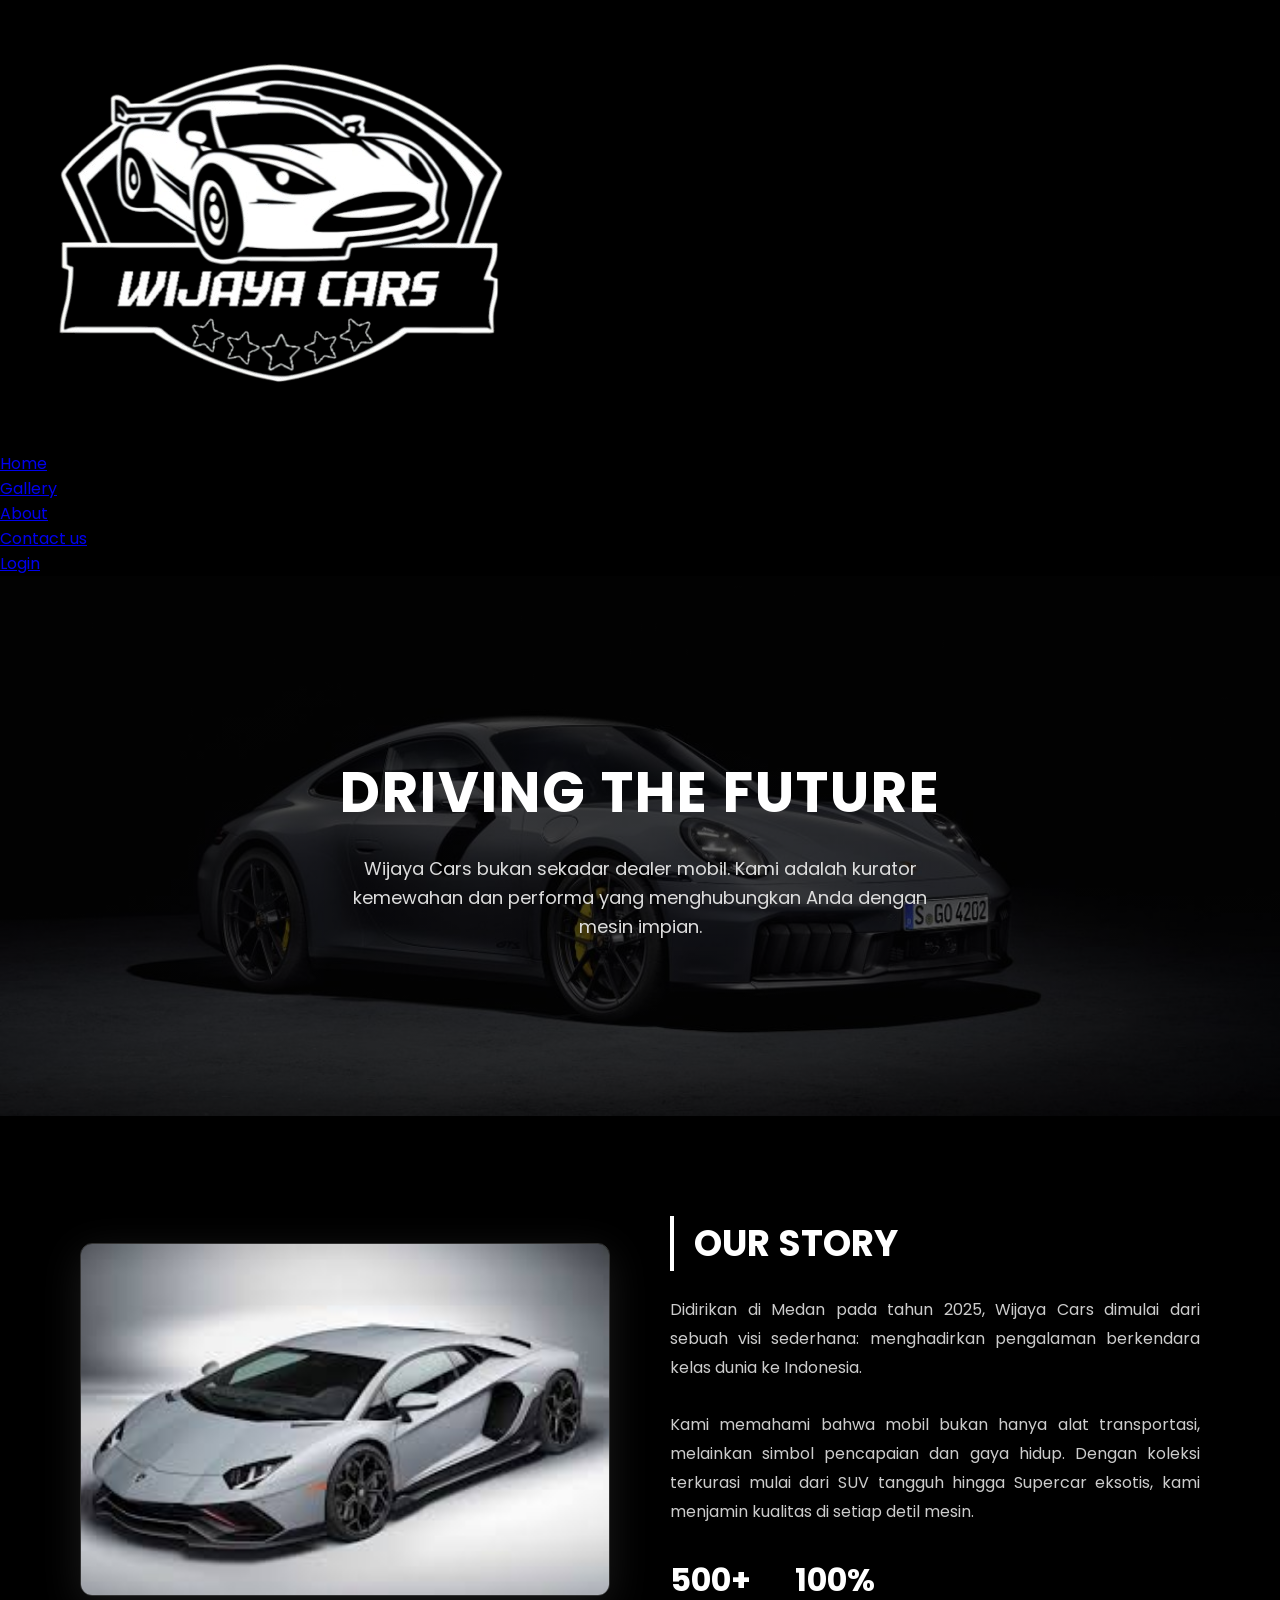
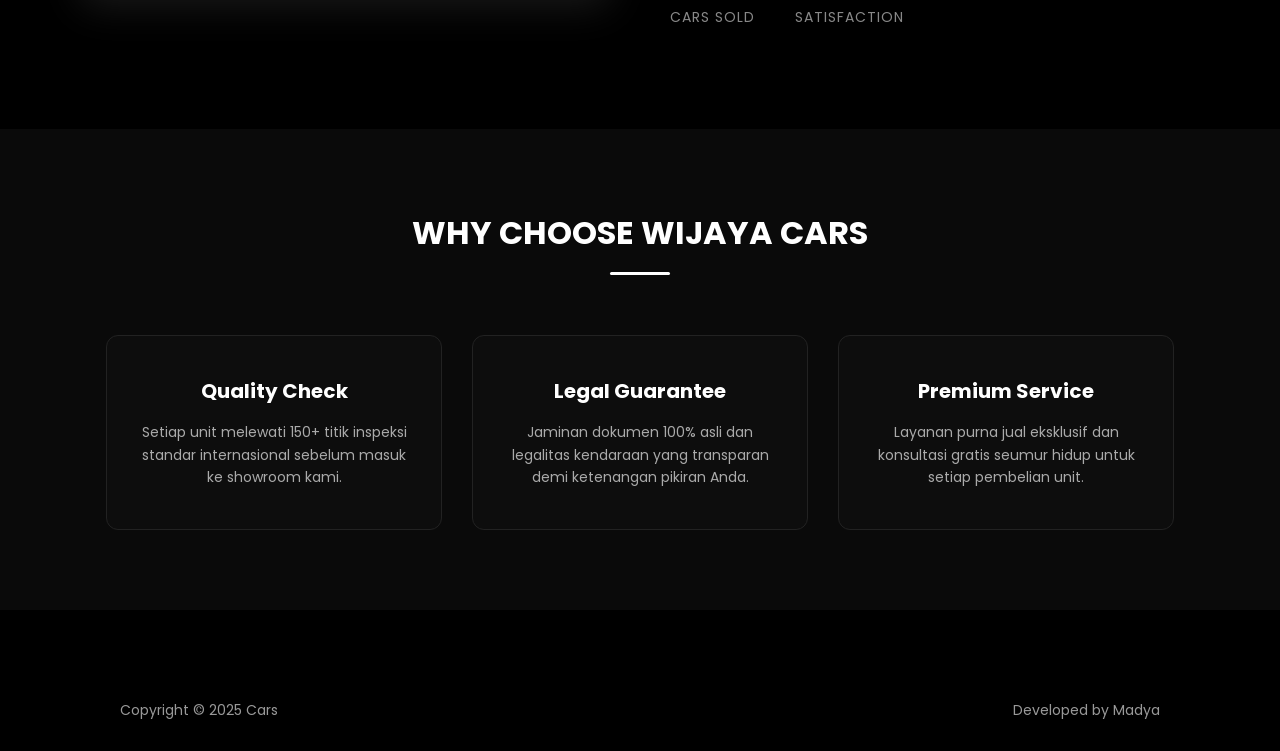
<file: about/about.html>
<!DOCTYPE html>
<html lang="id">
<head>
    <meta charset="UTF-8">
    <meta name="viewport" content="width=device-width, initial-scale=1.0">
    <title>About Us - Wijaya Cars</title>
    <link rel="stylesheet" href="../Beranda/style.css">
    <link rel="stylesheet" href="style-about.css">
</head>
<body>

    <nav class="navbar">
        <div class="logo">
            <img src="../models/Logo.png" alt="Logo">
        </div>
    
        <ul class="nav-links">
            <li><a href="../Beranda/beranda.html">Home</a></li> 
            <li><a href="../Gallery/gallery.html">Gallery</a></li>
            <li><a class="active" href="#">About</a></li> 
            <li><a href="../contact_us/contact.html">Contact us</a></li>
        </ul>
    
        <a href="../Login_create/Login.html" class="login-btn">Login</a>
    </nav>

    <section class="about-hero">
        <div class="about-hero-content">
            <h1>DRIVING THE FUTURE</h1>
            <p>Wijaya Cars bukan sekadar dealer mobil. Kami adalah kurator kemewahan dan performa yang menghubungkan Anda dengan mesin impian.</p>
        </div>
    </section>

    <section class="story-section">
        <div class="story-container">
            <div class="story-image">
                <img src="../models/Lamborghini Gallador.jpg" alt="Our Story">
            </div>
            <div class="story-text">
                <h2>OUR STORY</h2>
                <p>
                    Didirikan di Medan pada tahun 2025, Wijaya Cars dimulai dari sebuah visi sederhana: menghadirkan pengalaman berkendara kelas dunia ke Indonesia. 
                    <br><br>
                    Kami memahami bahwa mobil bukan hanya alat transportasi, melainkan simbol pencapaian dan gaya hidup. Dengan koleksi terkurasi mulai dari SUV tangguh hingga Supercar eksotis, kami menjamin kualitas di setiap detil mesin.
                </p>
                <div class="stats">
                    <div class="stat-box">
                        <h3>500+</h3>
                        <span>Cars Sold</span>
                    </div>
                    <div class="stat-box">
                        <h3>100%</h3>
                        <span>Satisfaction</span>
                    </div>
                </div>
            </div>
        </div>
    </section>

    <section class="vision-section">
        <h2 class="section-title">WHY CHOOSE WIJAYA CARS</h2>
        
        <div class="vision-cards">
            <div class="v-card">
                <h3>Quality Check</h3>
                <p>Setiap unit melewati 150+ titik inspeksi standar internasional sebelum masuk ke showroom kami.</p>
            </div>
            <div class="v-card">
                <h3>Legal Guarantee</h3>
                <p>Jaminan dokumen 100% asli dan legalitas kendaraan yang transparan demi ketenangan pikiran Anda.</p>
            </div>
            <div class="v-card">
                <h3>Premium Service</h3>
                <p>Layanan purna jual eksklusif dan konsultasi gratis seumur hidup untuk setiap pembelian unit.</p>
            </div>
        </div>
    </section>
    <footer class="footer">
        <p>Copyright © 2025 Cars</p>
        <p>Developed by Madya</p>
    </footer>

</body>
</html>
</file>
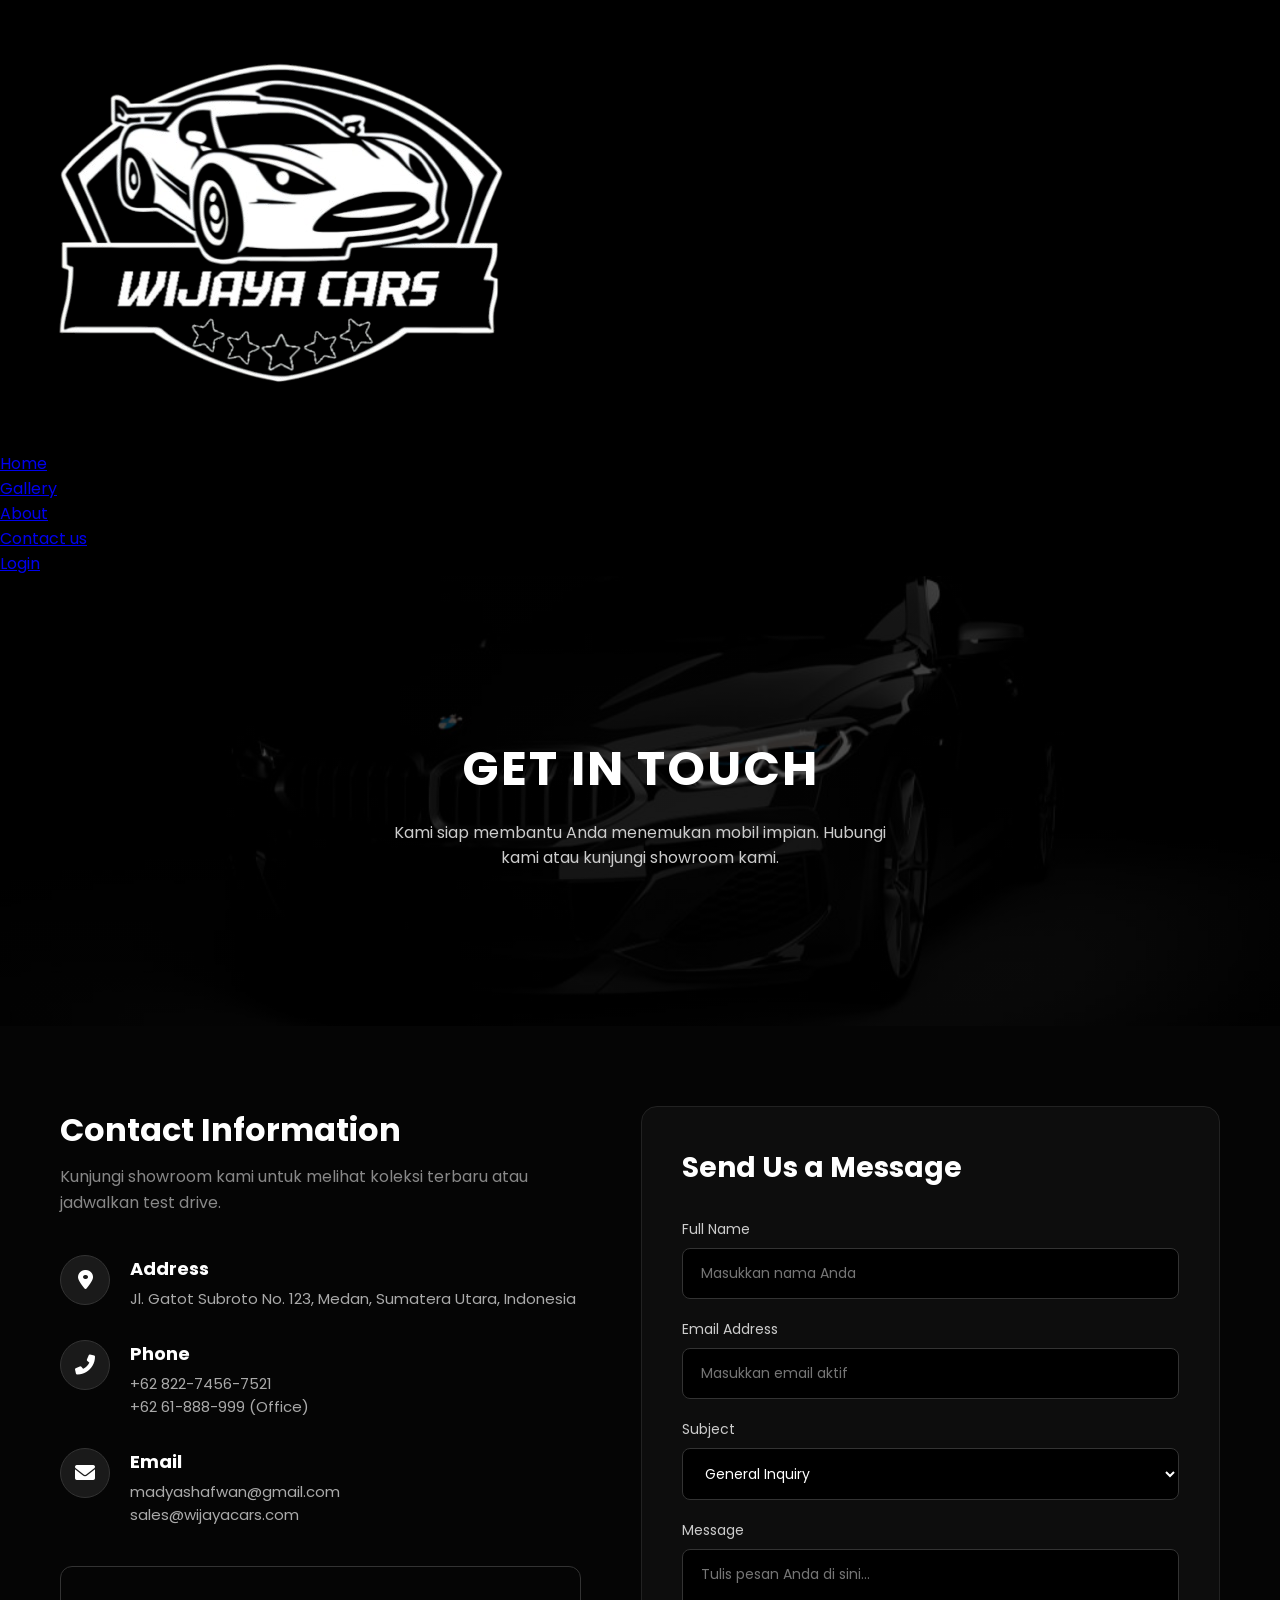
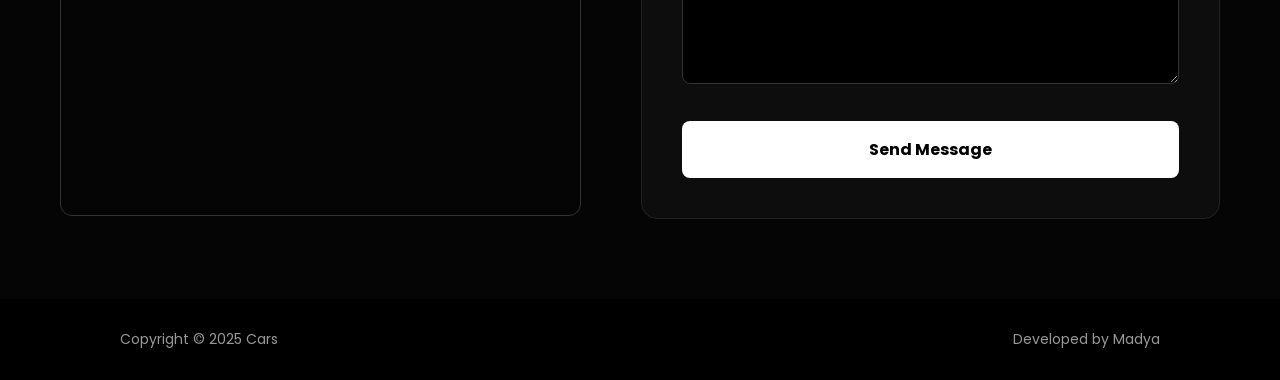
<file: contact_us/contact.html>
<!DOCTYPE html>
<html lang="id">
<head>
    <meta charset="UTF-8">
    <meta name="viewport" content="width=device-width, initial-scale=1.0">
    <title>Contact Us - Wijaya Cars</title>
    <link rel="stylesheet" href="../Beranda/style.css">
    <link rel="stylesheet" href="style-contact.css">
    <link rel="stylesheet" href="https://cdnjs.cloudflare.com/ajax/libs/font-awesome/6.0.0/css/all.min.css">
</head>
<body>

    <nav class="navbar">
        <div class="logo">
            <img src="../models/Logo.png" alt="Logo">
        </div>
    
        <ul class="nav-links">
            <li><a href="../Beranda/index.html">Home</a></li> 
            <li><a href="../Gallery/gallery.html">Gallery</a></li>
            <li><a href="../about/about.html">About</a></li> 
            <li><a class="active" href="#">Contact us</a></li>
        </ul>
    
        <a href="../Login_create/Login.html" class="login-btn">Login</a>
    </nav>

    <section class="contact-hero">
        <div class="contact-hero-text">
            <h1>GET IN TOUCH</h1>
            <p>Kami siap membantu Anda menemukan mobil impian. Hubungi kami atau kunjungi showroom kami.</p>
        </div>
    </section>

    <section class="contact-section">
        <div class="contact-wrapper">
            
            <div class="contact-info">
                <h2>Contact Information</h2>
                <p class="sub-text">Kunjungi showroom kami untuk melihat koleksi terbaru atau jadwalkan test drive.</p>
                
                <div class="info-item">
                    <div class="icon-box"><i class="fas fa-map-marker-alt"></i></div>
                    <div class="info-text">
                        <h3>Address</h3>
                        <p>Jl. Gatot Subroto No. 123, Medan, Sumatera Utara, Indonesia</p>
                    </div>
                </div>

                <div class="info-item">
                    <div class="icon-box"><i class="fas fa-phone-alt"></i></div>
                    <div class="info-text">
                        <h3>Phone</h3>
                        <p>+62 822-7456-7521</p>
                        <p>+62 61-888-999 (Office)</p>
                    </div>
                </div>

                <div class="info-item">
                    <div class="icon-box"><i class="fas fa-envelope"></i></div>
                    <div class="info-text">
                        <h3>Email</h3>
                        <p>madyashafwan@gmail.com</p>
                        <p>sales@wijayacars.com</p>
                    </div>
                </div>

                <div class="map-container">
                    <iframe 
                        src="https://www.google.com/maps/embed?pb=!1m18!1m12!1m3!1d3981.990425027581!2d98.6631897749732!3d3.589665396384462!2m3!1f0!2f0!3f0!3m2!1i1024!2i768!4f13.1!3m3!1m2!1s0x30313032123f1234%3A0x1234567890abcdef!2sMedan%2C%20North%20Sumatra!5e0!3m2!1sen!2sid!4v1700000000000!5m2!1sen!2sid" 
                        allowfullscreen="" 
                        loading="lazy" 
                        referrerpolicy="no-referrer-when-downgrade">
                    </iframe>
                </div>
            </div>

            <div class="contact-form-area">
                <h2>Send Us a Message</h2>
                <form class="main-form">
                    <div class="input-group">
                        <label>Full Name</label>
                        <input type="text" placeholder="Masukkan nama Anda">
                    </div>
                    
                    <div class="input-group">
                        <label>Email Address</label>
                        <input type="email" placeholder="Masukkan email aktif">
                    </div>

                    <div class="input-group">
                        <label>Subject</label>
                        <select>
                            <option>General Inquiry</option>
                            <option>Test Drive Booking</option>
                            <option>Price Quote</option>
                            <option>Complaint</option>
                        </select>
                    </div>

                    <div class="input-group">
                        <label>Message</label>
                        <textarea rows="5" placeholder="Tulis pesan Anda di sini..."></textarea>
                    </div>

                    <button type="submit" class="submit-btn">Send Message</button>
                </form>
            </div>

        </div>
    </section>

    <footer class="footer">
        <p>Copyright © 2025 Cars</p>
        <p>Developed by Madya</p>
    </footer>

</body>
</html>
</file>
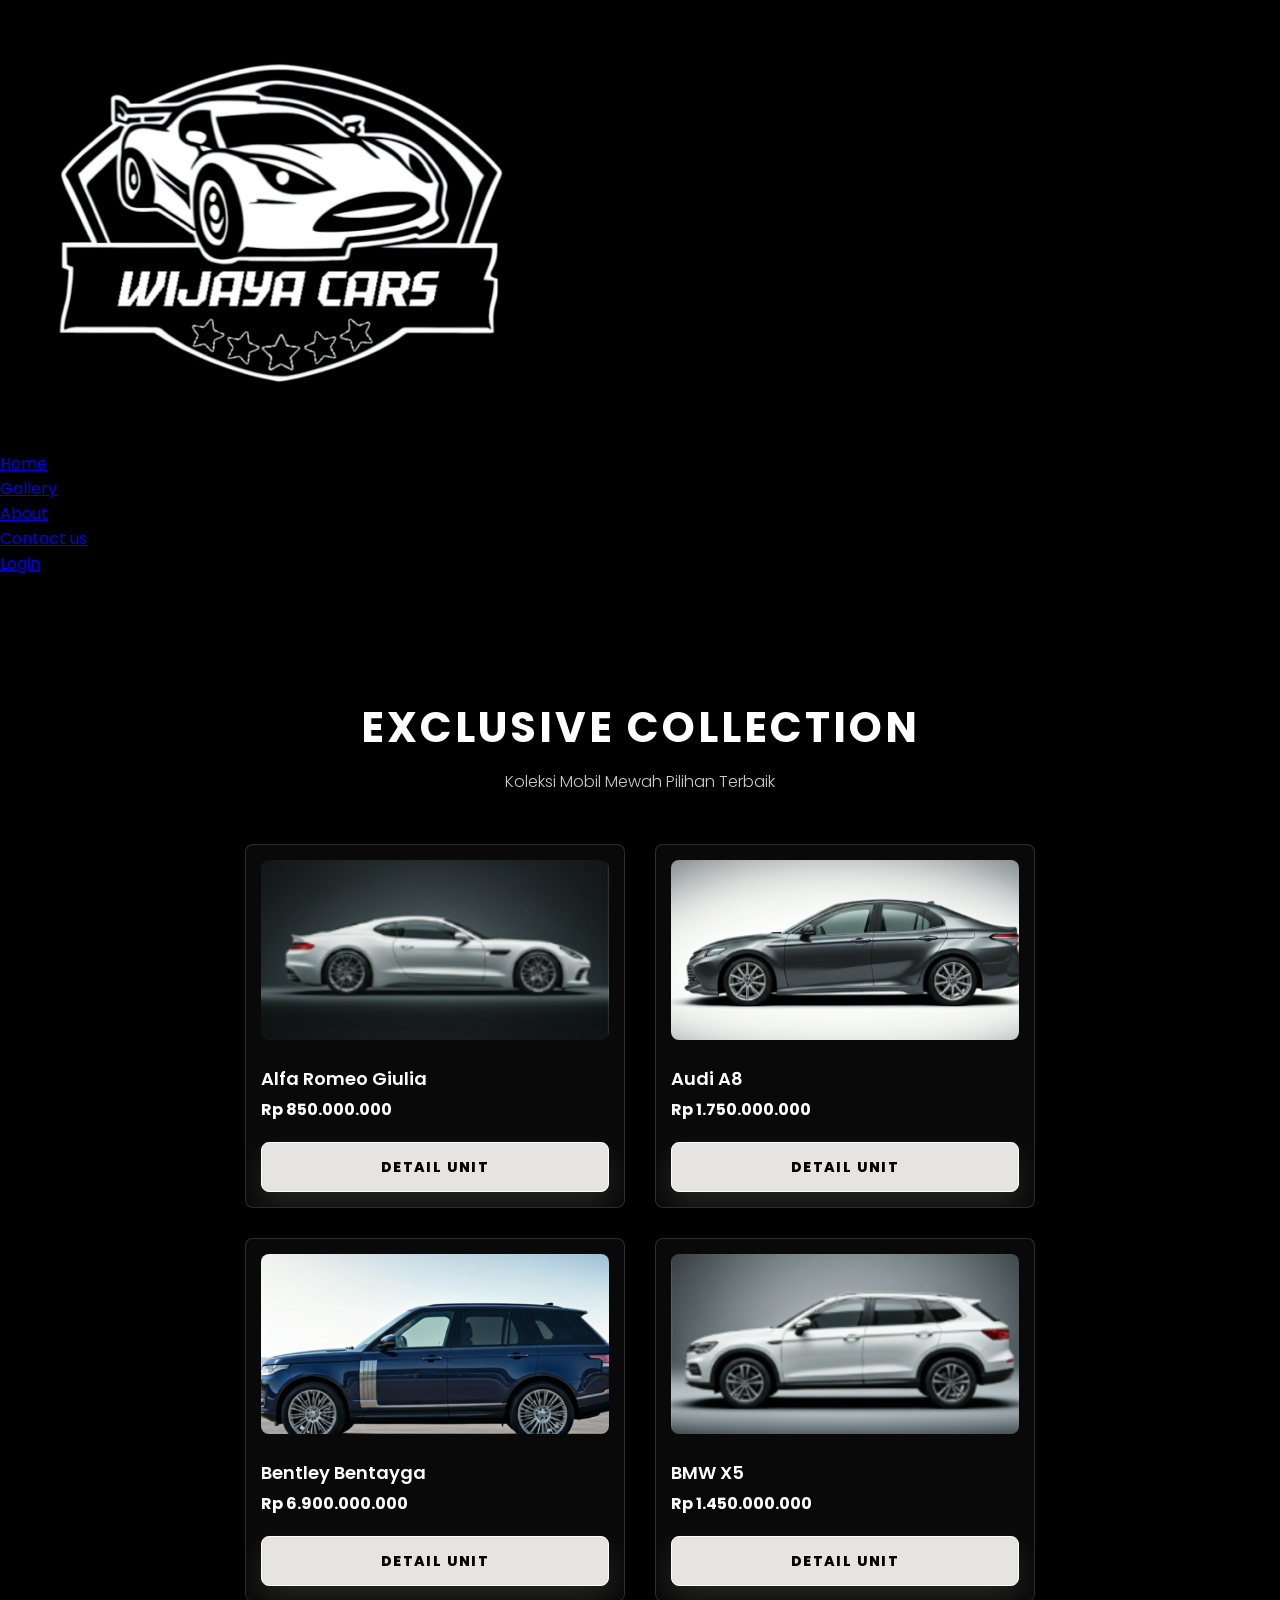
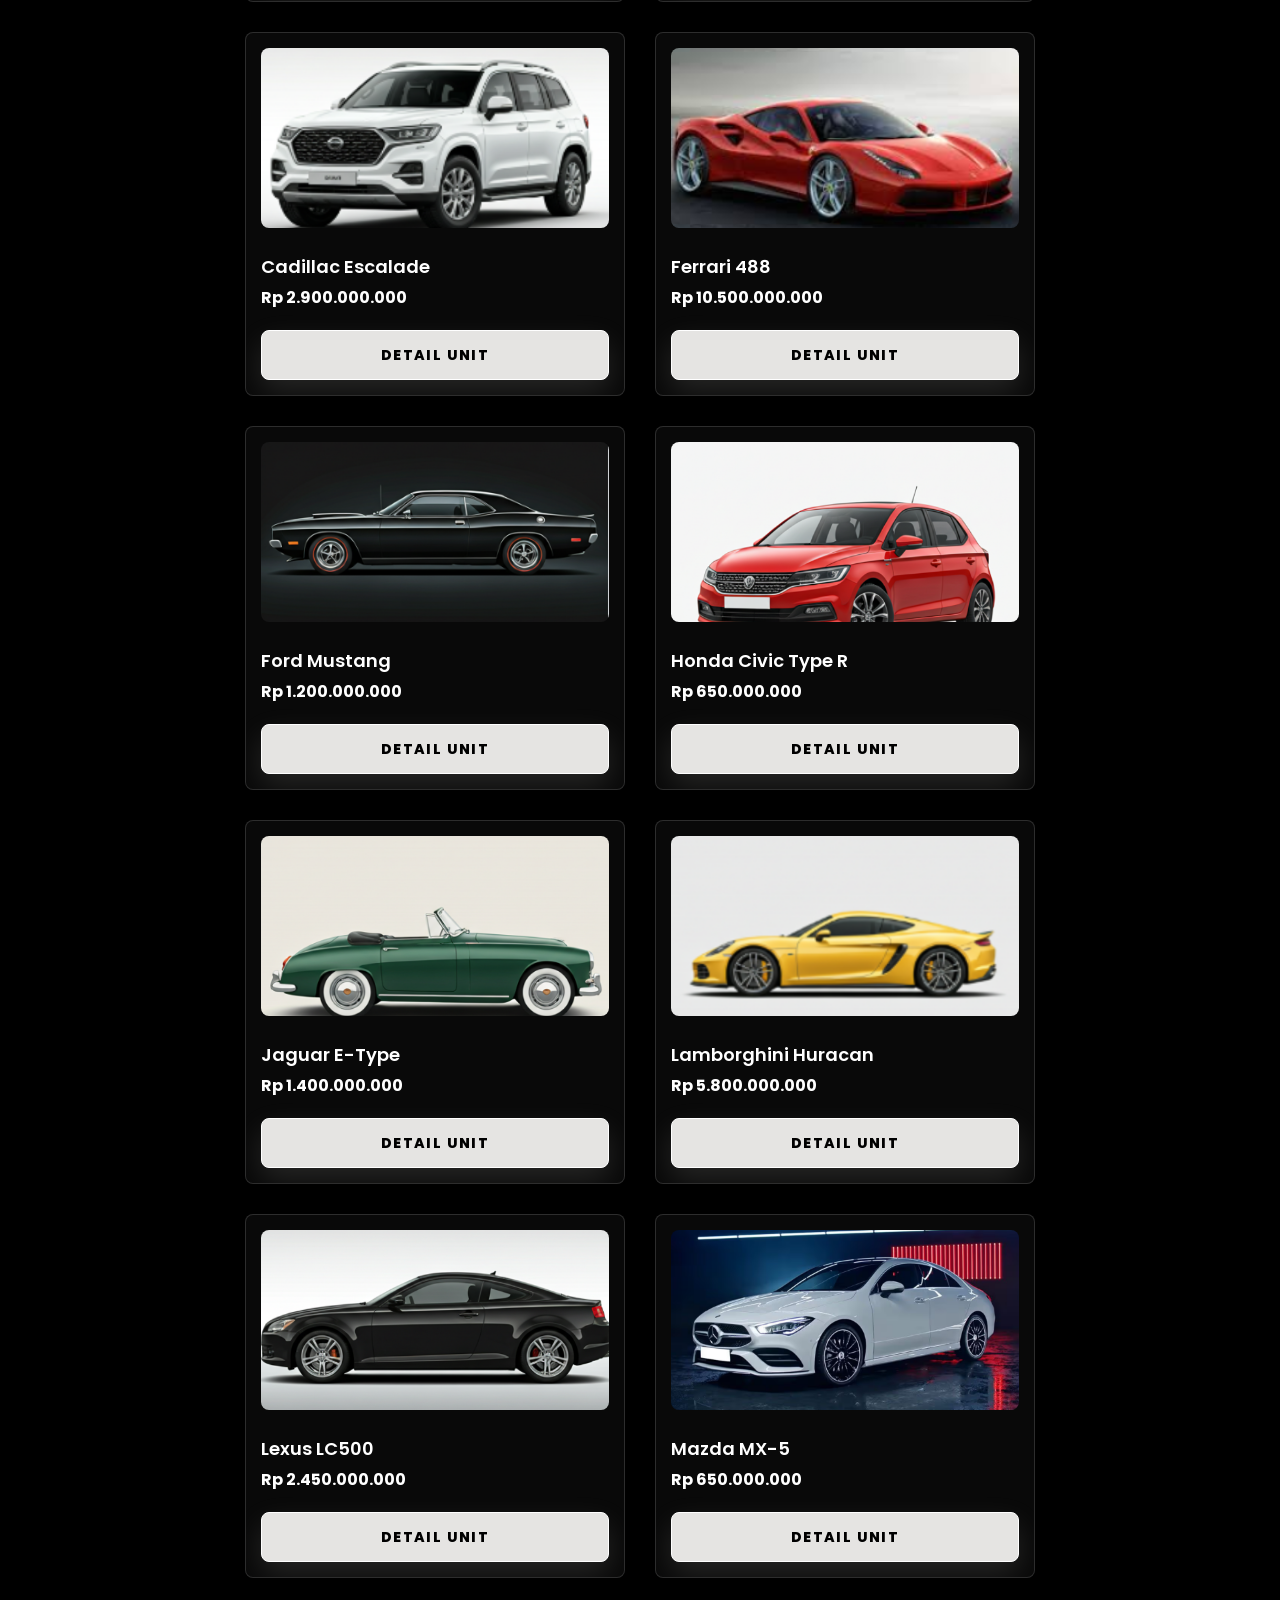
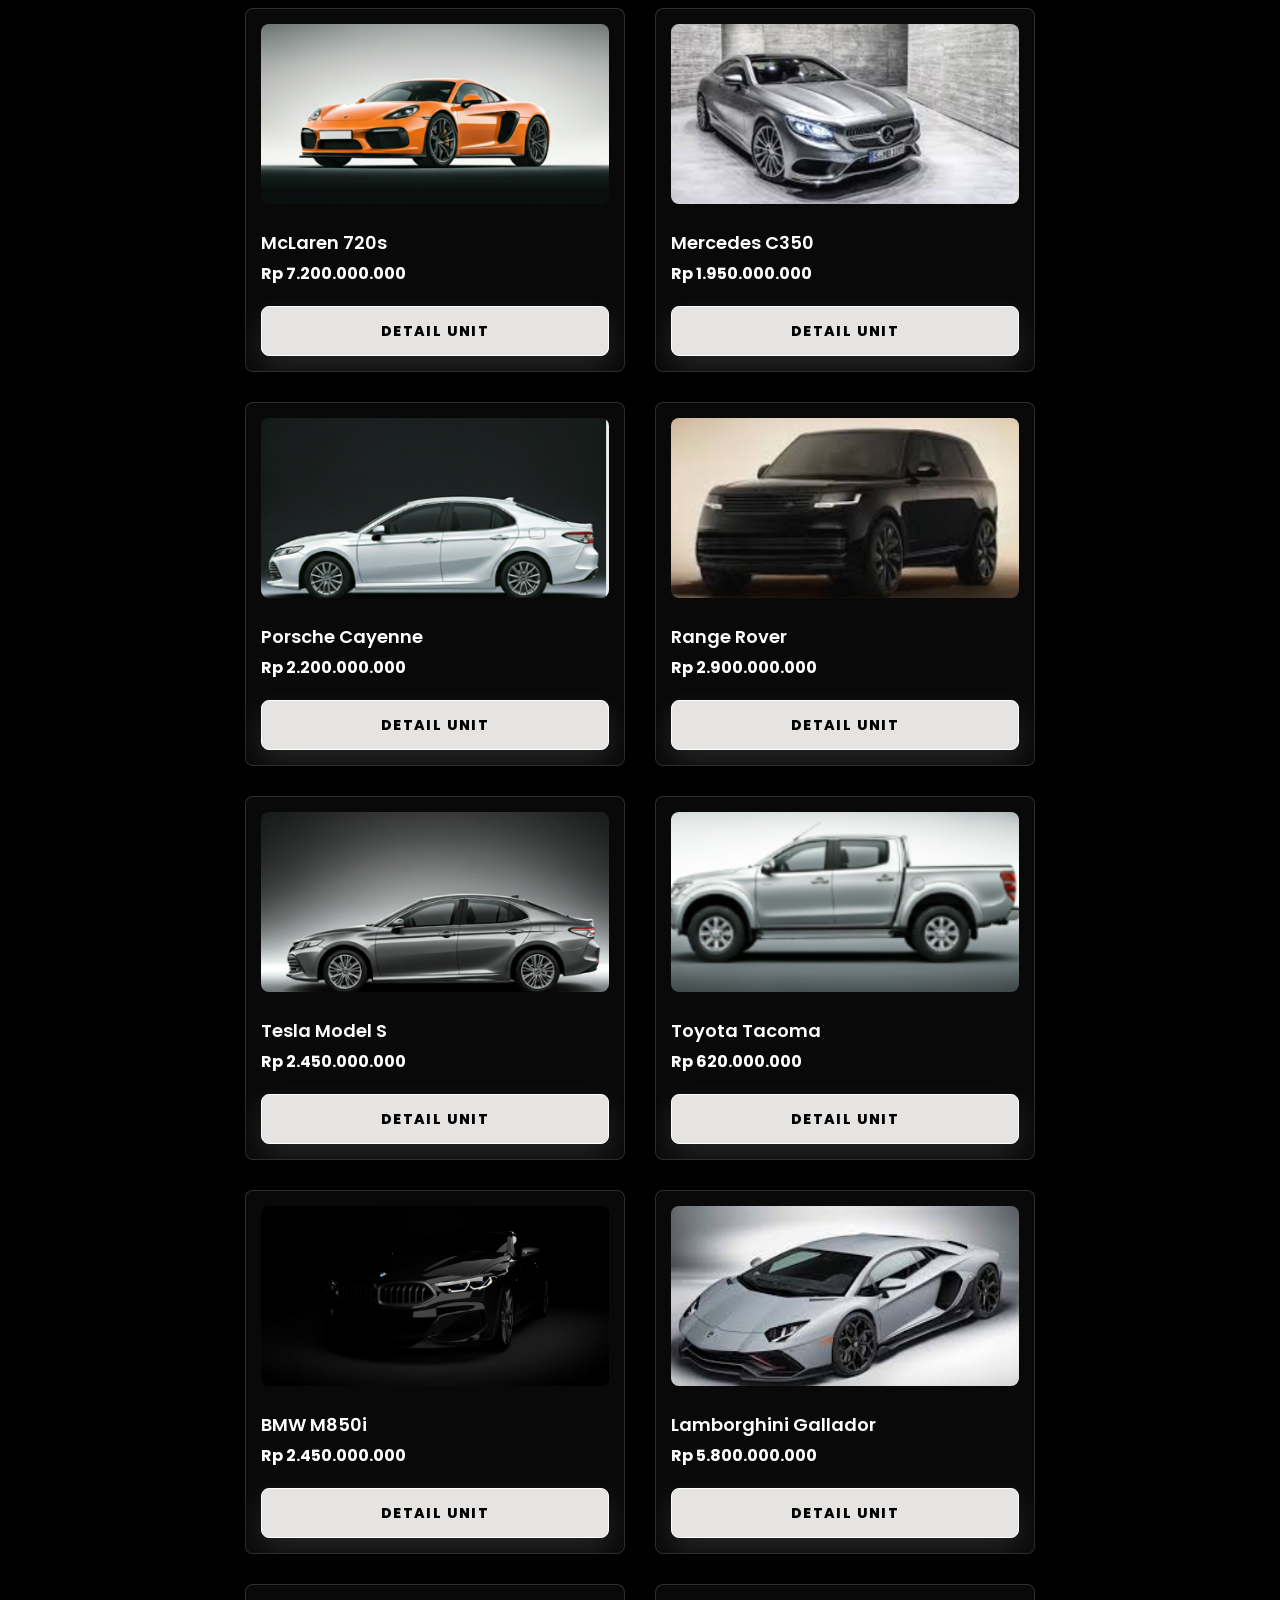
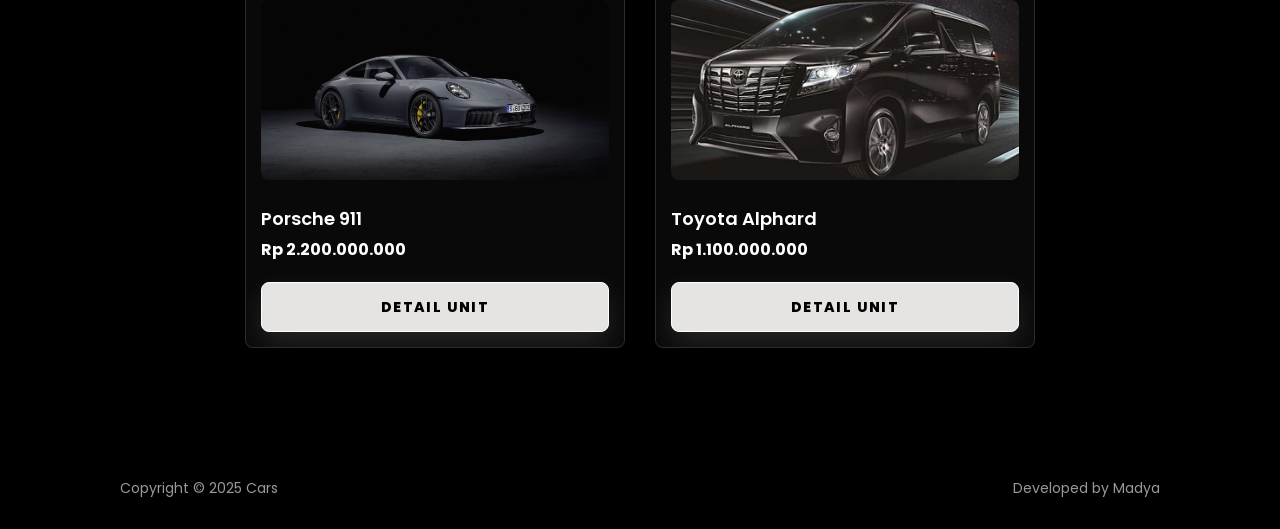
<file: Gallery/gallery.html>
<!DOCTYPE html>
<html lang="id">
<head>
    <meta charset="UTF-8">
    <meta name="viewport" content="width=device-width, initial-scale=1.0">
    <title>Gallery - Wijaya Cars</title>
    
    <link href="https://fonts.googleapis.com/css2?family=Poppins:wght@300;400;500;600;700&display=swap" rel="stylesheet">
    
    <link rel="stylesheet" href="../Beranda/style.css">
    
    <link rel="stylesheet" href="style-gallery.css">
</head>
<body>

    <nav class="navbar">
        <div class="logo">
            <img src="../models/Logo.png" alt="Logo">
        </div>
    
        <ul class="nav-links">
            <li><a href="../Beranda/index.html">Home</a></li> 
            <li><a class="active" href="gallery.html">Gallery</a></li> 
            <li><a href="../about/about.html">About</a></li> 
            <li><a href="../contact/contact.html">Contact us</a></li>
        </ul>
    
        <a href="../Login_create/Login.html" class="login-btn">Login</a>
    </nav>

    <section class="gallery-header">
        <h1>EXCLUSIVE COLLECTION</h1>
        <p class="subtitle">Koleksi Mobil Mewah Pilihan Terbaik</p>
    </section>

    <div class="gallery-container">
        <div class="grid" id="carGrid"></div>
    </div>

    <footer class="footer">
        <p>Copyright © 2025 Cars</p>
        <p>Developed by Madya</p>
    </footer>

    <script>
        const cars = [
            ["alfa_romeo_giulia.png.png.png", "Alfa Romeo Giulia", "Rp 850.000.000"],
            ["audi_a8.png.png.png", "Audi A8", "Rp 1.750.000.000"],
            ["bentley_bentayga.png.png.png", "Bentley Bentayga", "Rp 6.900.000.000"],
            ["bmw_x5.png.png.png", "BMW X5", "Rp 1.450.000.000"],
            ["cadillac_escalade.png.png.png", "Cadillac Escalade", "Rp 2.900.000.000"],
            ["ferrari_488.png.png.png", "Ferrari 488", "Rp 10.500.000.000"],
            ["ford_mustang.png.png.png", "Ford Mustang", "Rp 1.200.000.000"],
            ["honda_civic_type_r.png.png.png", "Honda Civic Type R", "Rp 650.000.000"],
            ["jaguar_e_type.png.png.png", "Jaguar E-Type", "Rp 1.400.000.000"],
            ["lamborghini_huracan.png.png.png", "Lamborghini Huracan", "Rp 5.800.000.000"],
            ["lexus_lc500.png.png.png", "Lexus LC500", "Rp 2.450.000.000"],
            ["mazda_mx5.png.png.png", "Mazda MX-5", "Rp 650.000.000"],
            ["mclaren_720s.png.png.png", "McLaren 720s", "Rp 7.200.000.000"],
            ["mercedes_c350_avantgarde.png.png.png", "Mercedes C350", "Rp 1.950.000.000"],
            ["porsche_cayenne.png.png.png", "Porsche Cayenne", "Rp 2.200.000.000"],
            ["range_rover.png.png.png", "Range Rover", "Rp 2.900.000.000"],
            ["tesla_model_s.png.png.png", "Tesla Model S", "Rp 2.450.000.000"],
            ["toyota_tacoma.png.png.png", "Toyota Tacoma", "Rp 620.000.000"],
            ["BMW M850i.jpg", "BMW M850i", "Rp 2.450.000.000"],
            ["Lamborghini Gallador.jpg", "Lamborghini Gallador", "Rp 5.800.000.000"],
            ["porche.jpg", "Porsche 911", "Rp 2.200.000.000"],
            ["Toyota Alphard 2.5 GAT.jpg", "Toyota Alphard", "Rp 1.100.000.000"]
        ];

        const gridContainer = document.getElementById("carGrid");

        const content = cars.map((car, index) => {
            const [fileName, carName, carPrice] = car;
            const delay = index * 0.05;

            return `
                <div class="card2" style="animation-delay:${delay}s">
                    <div class="card2-image-box">
                        <img src="../models/${fileName}" alt="${carName}" loading="lazy">
                    </div>

                    <div class="card2-info">
                        <h3 class="car2-name">${carName}</h3>
                        <div class="price">${carPrice}</div>
                        
                        <button class="btn-beli" onclick="beliMobil('${fileName}','${carName}','${carPrice}')">
                            Detail Unit
                        </button>
                    </div>
                </div>
            `;
        }).join("");

        gridContainer.innerHTML = content;

        function beliMobil(gambar, nama, harga) {
            const dataMobil = { gambar, nama, harga };
            localStorage.setItem("mobilDipilih", JSON.stringify(dataMobil));
            window.location.href = "../modif/modif.html"; 
        }
    </script>

</body>
</html>
</file>
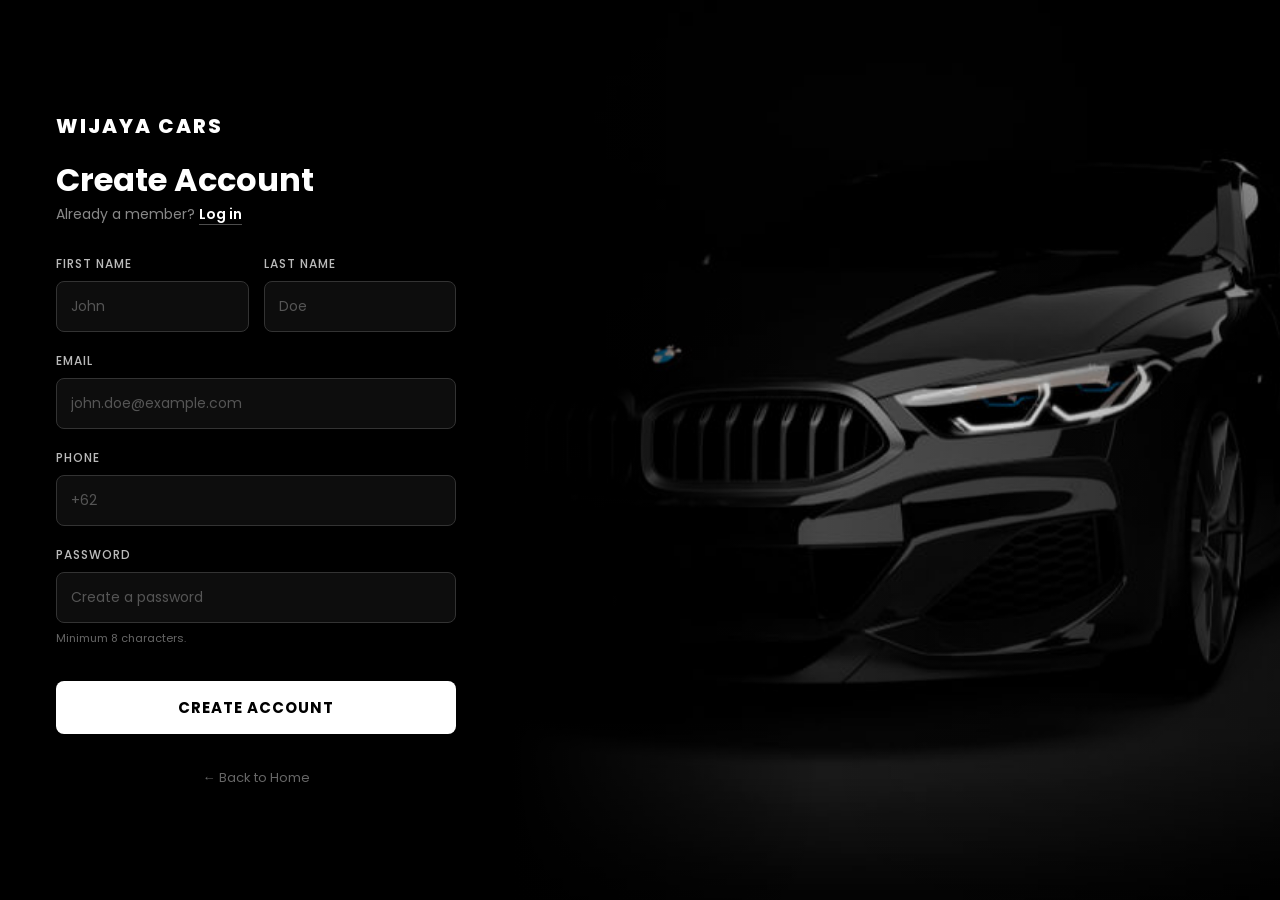
<file: Login_create/Create_account.html>
<!DOCTYPE html>
<html lang="en">
<head>
    <meta charset="UTF-8">
    <meta name="viewport" content="width=device-width, initial-scale=1.0">
    <title>Register - Wijaya Cars</title>
    <link rel="stylesheet" href="tema_lc.css">
</head>
<body>

    <div class="split-screen">
        <div class="left-pane">
            <div class="form-container">
                <div style="margin-bottom: 20px;">
                    <span style="font-weight: 800; font-size: 20px; letter-spacing: 2px; color: white;">WIJAYA CARS</span>
                </div>

                <div class="header-text">
                    <h1>Create Account</h1>
                    <p class="subtitle">
                        Already a member? <a href="Login.html" class="link">Log in</a>
                    </p>
                </div>

                <form id="registerForm">
                    
                    <div class="name-row">
                        <div>
                            <label for="first-name">First Name</label>
                            <input type="text" id="first-name" name="first-name" placeholder="John" required>
                        </div>
                        <div>
                            <label for="last-name">Last Name</label>
                            <input type="text" id="last-name" name="last-name" placeholder="Doe" required>
                        </div>
                    </div>

                    <div class="form-group">
                        <label for="email">Email</label>
                        <input type="email" id="email" name="email" placeholder="john.doe@example.com" required>
                    </div>

                    <div class="form-group">
                        <label for="phone">Phone</label>
                        <input type="tel" id="phone" name="phone" placeholder="+62" pattern="[0-9]+" title="Only numbers allowed" required>
                    </div>

                    <div class="form-group">
                        <label for="password">Password</label>
                        <input type="text" id="password" name="password" placeholder="Create a password" required minlength="8">
                        <p class="password-hint">
                            Minimum 8 characters.
                        </p>
                    </div>

                    <button type="submit" class="btn-submit">CREATE ACCOUNT</button>
                </form>

                <div style="margin-top: 30px; text-align: center;">
                    <a href="../Beranda/index.html" style="color: #666; text-decoration: none; font-size: 13px;">← Back to Home</a>
                </div>
            </div>
        </div>

        <div class="right-pane"></div>
    </div>

    <script>
        const registerForm = document.getElementById('registerForm');

        registerForm.addEventListener('submit', function(e) {
            e.preventDefault(); // Mencegah reload halaman

            // 1. Ambil data dari input
            const firstName = document.getElementById('first-name').value;
            const lastName = document.getElementById('last-name').value;
            const email = document.getElementById('email').value;
            const phone = document.getElementById('phone').value;
            const password = document.getElementById('password').value;

            // 2. Ambil data user lama dari LocalStorage (jika ada)
            let users = JSON.parse(localStorage.getItem('usersData')) || [];

            // 3. Cek apakah email sudah ada
            const exist = users.find(user => user.email === email);
            if(exist) {
                alert("Email sudah terdaftar! Gunakan email lain.");
                return;
            }

            // 4. Simpan user baru
            users.push({ firstName, lastName, email, phone, password });
            localStorage.setItem('usersData', JSON.stringify(users));

            // 5. Redirect ke Login
            alert("Akun berhasil dibuat! Silakan Login.");
            window.location.href = "Login.html";
        });
    </script>

</body>
</html>
</file>
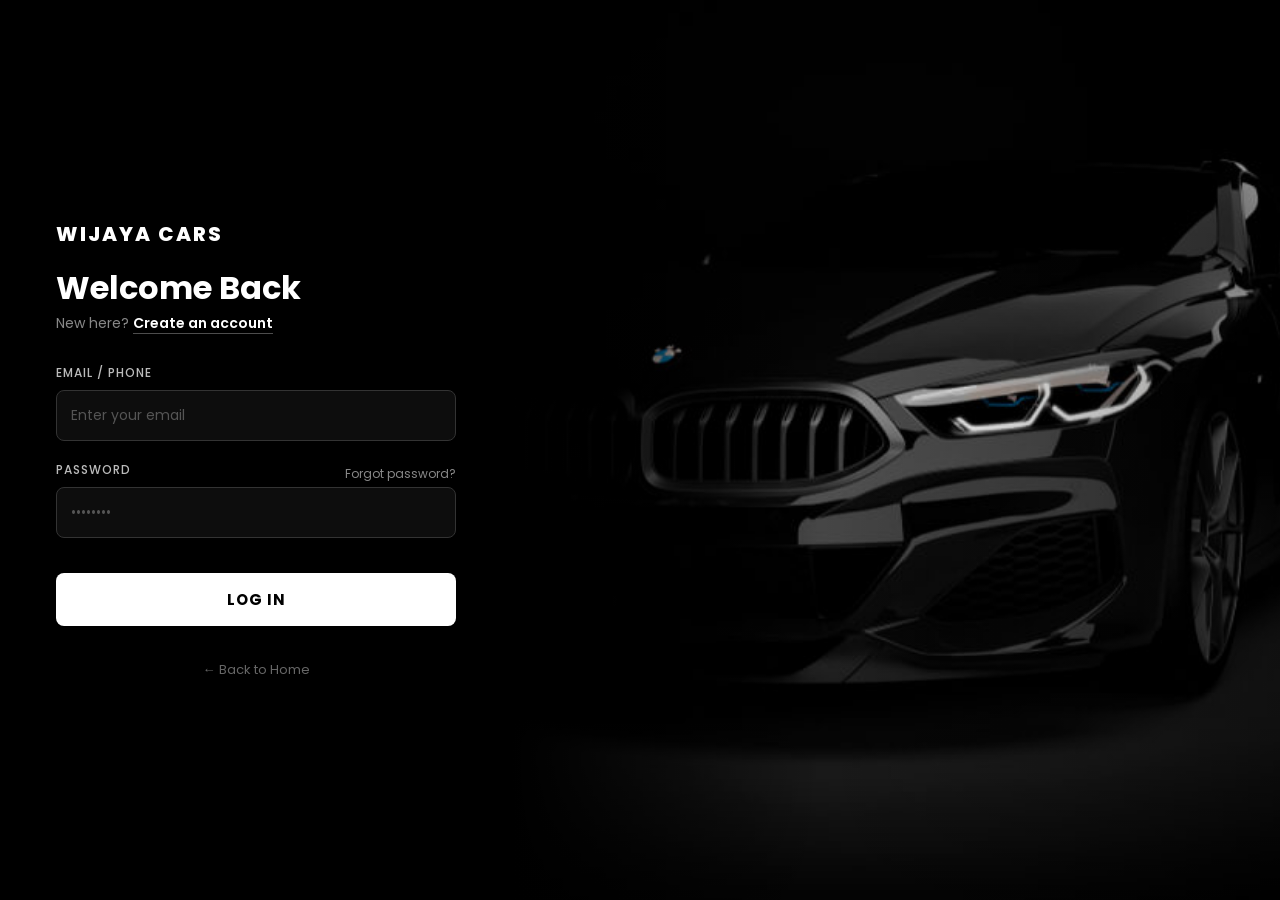
<file: Login_create/Login.html>
<!DOCTYPE html>
<html lang="en">
<head>
    <meta charset="UTF-8">
    <meta name="viewport" content="width=device-width, initial-scale=1.0">
    <title>Login - Wijaya Cars</title>
    <link rel="stylesheet" href="tema_lc.css">
</head>
<body>

    <div class="split-screen">
        <div class="left-pane">
            <div class="form-container">
                <div style="margin-bottom: 20px;">
                    <span style="font-weight: 800; font-size: 20px; letter-spacing: 2px; color: white;">WIJAYA CARS</span>
                </div>

                <div class="header-text">
                    <h1>Welcome Back</h1>
                    <p class="subtitle">
                        New here? <a href="Create_account.html" class="link">Create an account</a>
                    </p>
                </div>

                <form id="loginForm">
                    <div class="form-group">
                        <label for="email">Email / Phone</label>
                        <input type="text" id="email" name="email" placeholder="Enter your email" required>
                    </div>

                    <div class="form-group">
                        <div style="display: flex; justify-content: space-between; align-items: center;">
                            <label for="password">Password</label>
                            <a href="#" class="forgot-pass">Forgot password?</a>
                        </div>
                        <input type="password" id="password" name="password" placeholder="••••••••" required>
                    </div>

                    <button type="submit" class="btn-submit">LOG IN</button>
                </form>

                <div style="margin-top: 30px; text-align: center;">
                    <a href="../Beranda/index.html" style="color: #666; text-decoration: none; font-size: 13px;">← Back to Home</a>
                </div>
            </div>
        </div>

        <div class="right-pane"></div>
    </div>

    <script>
        const loginForm = document.getElementById('loginForm');

        loginForm.addEventListener('submit', function(e) {
            e.preventDefault();

            const emailInput = document.getElementById('email').value;
            const passwordInput = document.getElementById('password').value;

            // 1. Ambil data user dari LocalStorage
            const users = JSON.parse(localStorage.getItem('usersData')) || [];

            // 2. Cek kecocokan data
            const validUser = users.find(user => 
                (user.email === emailInput || user.phone === emailInput) && 
                user.password === passwordInput
            );

            if (validUser) {
                // 3. Simpan Sesi Login
                const sessionData = {
                    isLoggedIn: true,
                    name: validUser.firstName + " " + validUser.lastName,
                    email: validUser.email
                };
                localStorage.setItem('userSession', JSON.stringify(sessionData));

                alert("Login Berhasil! Selamat datang, " + validUser.firstName);
                window.location.href = "../Beranda/index.html";
            } else {
                alert("Email atau Password salah!");
            }
        });
    </script>

</body>
</html>
</file>
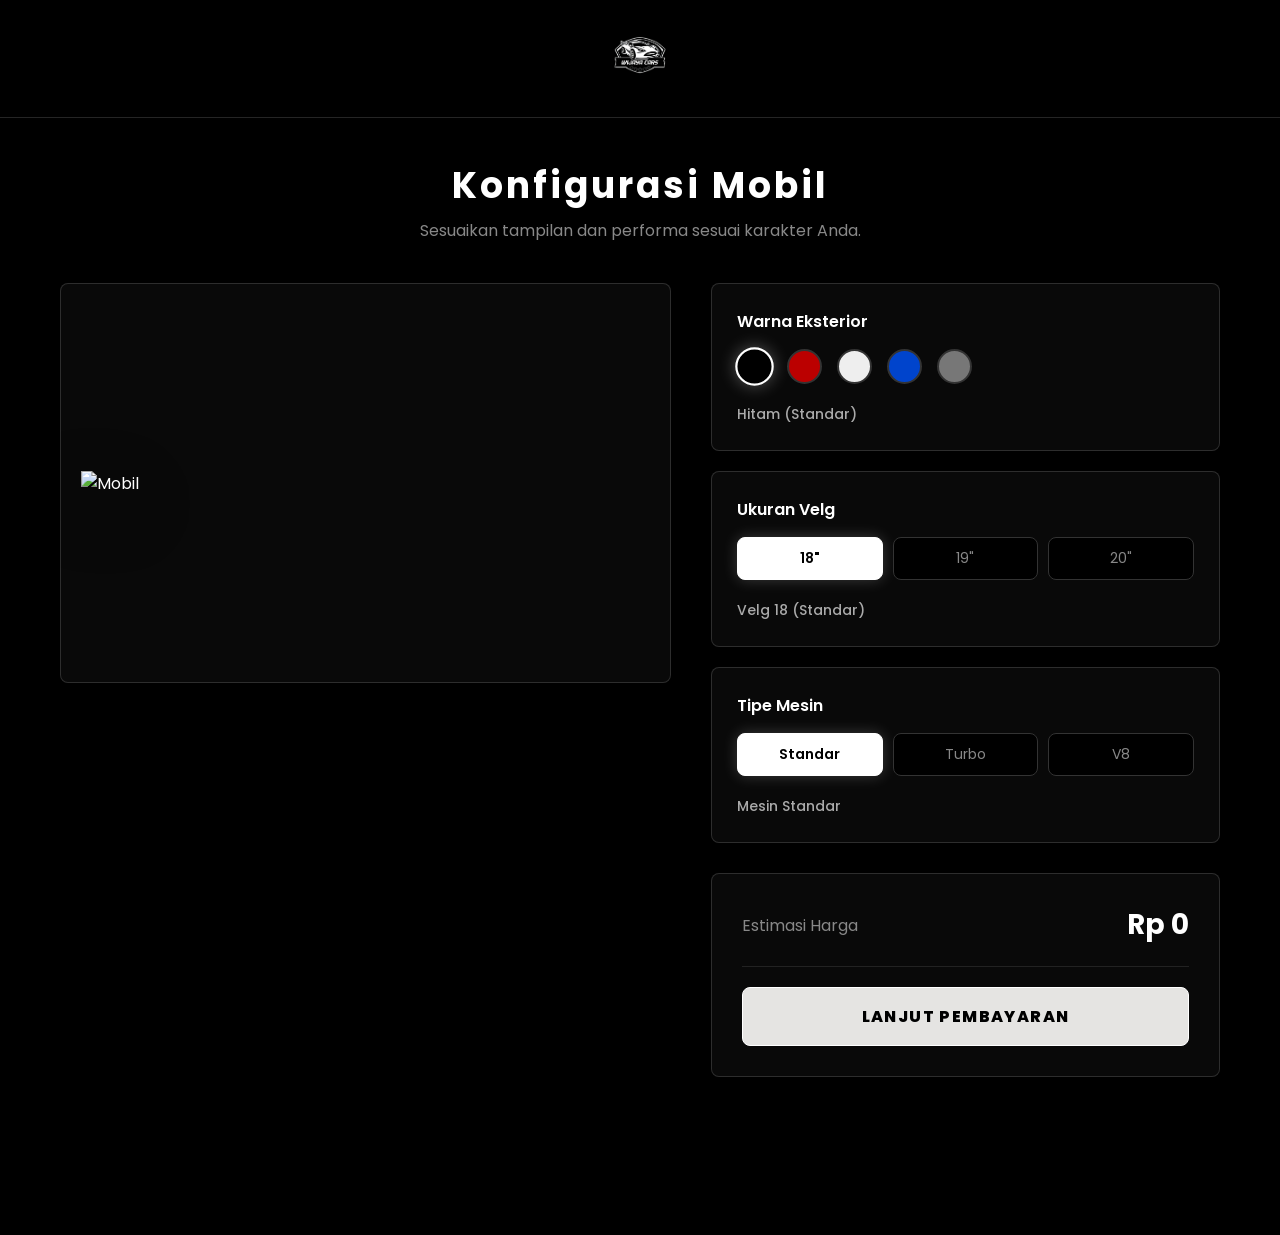
<file: modif/modif.html>
<!DOCTYPE html>
<html lang="id">
<head>
  <meta charset="UTF-8">
  <title>Konfigurasi Mobil - Wijaya Cars</title>
  <meta name="viewport" content="width=device-width, initial-scale=1.0">
  
  <link href="https://fonts.googleapis.com/css2?family=Poppins:wght@300;400;500;600;700&display=swap" rel="stylesheet">
  
  <link rel="stylesheet" href="modif.css">
</head>
<body>

<header class="modif-header">
    <a href="../Beranda/index.html">
        <img src="../models/Logo.png" alt="Wijaya Cars Logo">
    </a>
</header>

<div class="container">

  <div class="title">
    <h1>Konfigurasi Mobil</h1>
    <p>Sesuaikan tampilan dan performa sesuai karakter Anda.</p>
  </div>

  <div class="content-wrapper">
      <div class="car-preview">
        <img id="gambarMobil" alt="Mobil">
      </div>

      <div class="options">

        <div class="box">
          <h3>Warna Eksterior</h3>
          <div class="option-row">
            <div class="colors">
              <div class="color black active-color" onclick="pilihWarna(0,'Hitam (Standar)', this)"></div>
              <div class="color red" onclick="pilihWarna(5000000,'Merah + Rp 5.000.000', this)"></div>
              <div class="color white" onclick="pilihWarna(3000000,'Putih + Rp 3.000.000', this)"></div>
              <div class="color blue" onclick="pilihWarna(4000000,'Biru + Rp 4.000.000', this)"></div>
              <div class="color gray" onclick="pilihWarna(2000000,'Abu-abu + Rp 2.000.000', this)"></div>
            </div>
            <div class="price-note" id="infoWarna">Hitam (Standar)</div>
          </div>
        </div>

        <div class="box">
          <h3>Ukuran Velg</h3>
          <div class="option-row">
            <div class="wheels">
              <div class="wheel active" onclick="pilihVelg(0,this,'Velg 18 (Standar)')">18"</div>
              <div class="wheel" onclick="pilihVelg(7000000,this,'Velg 19 + Rp 7.000.000')">19"</div>
              <div class="wheel" onclick="pilihVelg(12000000,this,'Velg 20 + Rp 12.000.000')">20"</div>
            </div>
            <div class="price-note" id="infoVelg">Velg 18 (Standar)</div>
          </div>
        </div>

        <div class="box">
          <h3>Tipe Mesin</h3>
          <div class="option-row">
            <div class="wheels">
              <div class="wheel active" onclick="pilihMesin(0,this,'Mesin Standar')">Standar</div>
              <div class="wheel" onclick="pilihMesin(25000000,this,'Turbo + Rp 25.000.000')">Turbo</div>
              <div class="wheel" onclick="pilihMesin(50000000,this,'V8 + Rp 50.000.000')">V8</div>
            </div>
            <div class="price-note" id="infoMesin">Mesin Standar</div>
          </div>
        </div>

        <div class="footer-box">
            <div class="total">
              <h4>Estimasi Harga</h4>
              <h2 id="totalHarga">Rp 0</h2>
            </div>
            <button class="btn" onclick="kePembayaran()">Lanjut Pembayaran</button>
        </div>

      </div>
  </div>

</div>

<script>
let data = JSON.parse(localStorage.getItem("mobilDipilih"));

let hargaDasar = 0;
let hargaWarna = 0;
let hargaVelg  = 0;
let hargaMesin = 0;

if (data) {
  document.getElementById("gambarMobil").src = "../models/" + data.gambar;
  // Hapus "Rp" dan titik untuk kalkulasi
  hargaDasar = Number(data.harga.replace(/[^0-9]/g, ""));
  updateTotal();
}

// ===== PILIH WARNA =====
function pilihWarna(harga, text, el) {
  // Reset active class pada warna
  document.querySelectorAll(".color").forEach(c => c.classList.remove("active-color"));
  el.classList.add("active-color");

  hargaWarna = harga;
  document.getElementById("infoWarna").innerText = text;
  updateTotal();
}

// ===== PILIH VELG =====
function pilihVelg(harga, el, text) {
  document.querySelectorAll(".box:nth-child(2) .wheel").forEach(w => w.classList.remove("active"));
  el.classList.add("active");
  hargaVelg = harga;
  document.getElementById("infoVelg").innerText = text;
  updateTotal();
}

// ===== PILIH MESIN =====
function pilihMesin(harga, el, text) {
  document.querySelectorAll(".box:nth-child(3) .wheel").forEach(w => w.classList.remove("active"));
  el.classList.add("active");
  hargaMesin = harga;
  document.getElementById("infoMesin").innerText = text;
  updateTotal();
}

// ===== HITUNG TOTAL =====
function updateTotal() {
  const total = hargaDasar + hargaWarna + hargaVelg + hargaMesin;
  document.getElementById("totalHarga").innerText = formatRupiah(total);
}

// ===== KIRIM KE PEMBAYARAN =====
function kePembayaran() {
  const total = hargaDasar + hargaWarna + hargaVelg + hargaMesin;

  const dataCheckout = {
    mobil: data.nama,
    gambar: data.gambar,
    warna: document.getElementById("infoWarna").innerText,
    velg: document.getElementById("infoVelg").innerText,
    mesin: document.getElementById("infoMesin").innerText,
    hargaDasar: hargaDasar,
    total: total
  };

  localStorage.setItem("dataCheckout", JSON.stringify(dataCheckout));
  window.location.href = "../Pembayaran/pembayaran.html";
}

function formatRupiah(angka) {
  return "Rp " + angka.toLocaleString("id-ID");
}
</script>

</body>
</html>
</file>
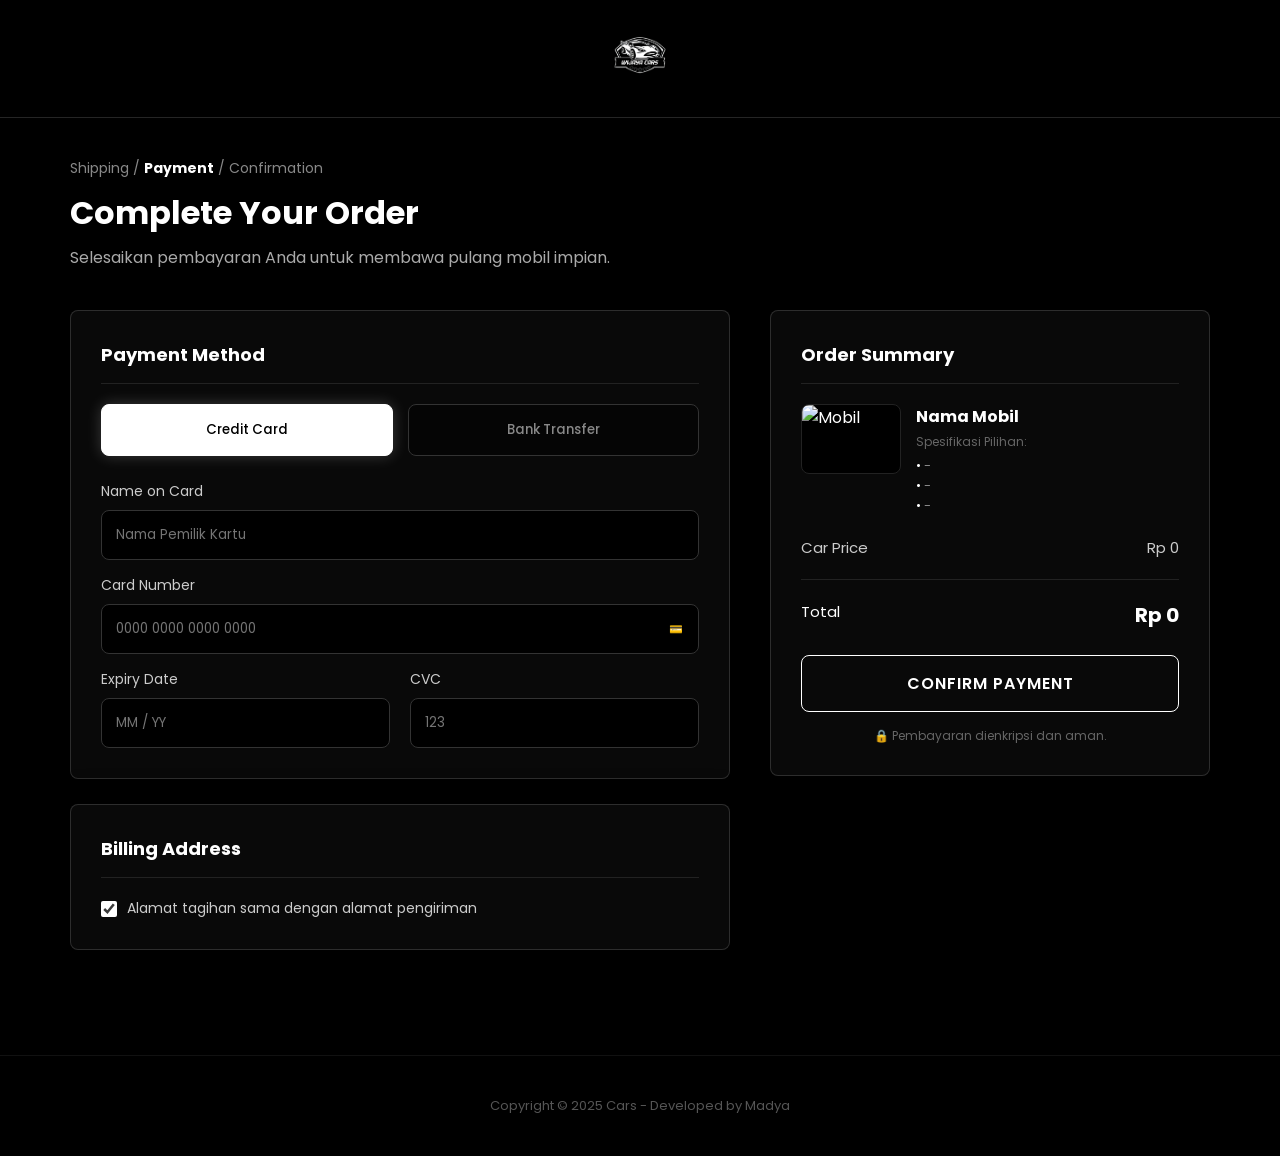
<file: Pembayaran/pembayaran.html>
<!DOCTYPE html>
<html lang="id">
<head>
  <meta charset="UTF-8">
  <title>Secure Checkout - Wijaya Cars</title>
  <meta name="viewport" content="width=device-width, initial-scale=1.0">
  
  <link href="https://fonts.googleapis.com/css2?family=Poppins:wght@300;400;500;600;700&display=swap" rel="stylesheet">
  
  <link rel="stylesheet" href="pembayaran.css">
</head>
<body>

  <header class="payment-header">
    <a href="../Beranda/index.html">
        <img src="../models/Logo.png" alt="Wijaya Cars Logo">
    </a>
  </header>

  <main class="container">

    <div class="breadcrumbs">Shipping / <b style="color: #fff;">Payment</b> / Confirmation</div>

    <div class="page-title">
        <h1>Complete Your Order</h1>
        <p class="subtitle">Selesaikan pembayaran Anda untuk membawa pulang mobil impian.</p>
    </div>

    <div class="layout">

      <div class="left">

        <div class="card">
  <h3>Payment Method</h3>

  <div class="tabs">
    <button class="tab active" onclick="switchTab('credit', this)">Credit Card</button>
    <button class="tab" onclick="switchTab('bank', this)">Bank Transfer</button>
  </div>

    <div id="credit-form" class="payment-content">
        <div class="form">
        <label>Name on Card</label>
        <input type="text" placeholder="Nama Pemilik Kartu">

        <label>Card Number</label>
        <div class="input-icon">
            <input type="text" placeholder="0000 0000 0000 0000">
            <span class="icon">💳</span>
        </div>

        <div class="row">
            <div>
            <label>Expiry Date</label>
            <input type="text" placeholder="MM / YY">
            </div>
            <div>
            <label>CVC</label>
            <input type="text" placeholder="123">
            </div>
        </div>
        </div>
    </div>

        <div id="bank-form" class="payment-content" style="display: none;">
            <div class="form">
            <p style="color: #aaa; font-size: 14px; margin-bottom: 15px;">
                Silakan transfer ke nomor Virtual Account di bawah ini. Pesanan akan diproses otomatis setelah pembayaran terverifikasi.
            </p>

            <label>Bank Destination</label>
            <select class="bank-select">
                <option>BCA Virtual Account</option>
                <option>Mandiri Bill</option>
                <option>BNI Virtual Account</option>
                <option>BRI Virtual Account</option>
            </select>

            <label>Virtual Account Number</label>
            <div class="input-icon">
                <input type="text" value="8800 1234 5678 9000" readonly style="background: #111; color: #fff; border-color: #444;">
                <span class="icon" style="cursor: pointer;" onclick="alert('Nomor disalin!')">📋</span>
            </div>
            
            <p style="color: #666; font-size: 12px; margin-top: 10px;">
                *Kode pembayaran berlaku selama 24 jam.
            </p>
            </div>
        </div>

    </div>

        <div class="card">
          <h3>Billing Address</h3>
          <label class="check">
            <input type="checkbox" checked>
            Alamat tagihan sama dengan alamat pengiriman
          </label>
        </div>

      </div>

      <div class="right">

        <div class="summary">

          <h3>Order Summary</h3>

          <div class="product">
            <img id="coGambar" class="car-img" alt="Mobil">
            <div>
              <h4 id="coMobil">Nama Mobil</h4>
              <p class="muted">Spesifikasi Pilihan:</p>
              <ul class="spec-list">
                <li id="coWarna">-</li>
                <li id="coVelg">-</li>
                <li id="coMesin">-</li>
              </ul>
            </div>
          </div>

          <div class="line">
            <span>Car Price</span>
            <span id="coHargaDasar">Rp 0</span>
          </div>

          <div class="line total-line">
            <span>Total</span>
            <span id="coTotal" class="total-price">Rp 0</span>
          </div>

          <button class="btn-pay" id="btnBayar">Confirm Payment</button>

          <p class="secure-text">🔒 Pembayaran dienkripsi dan aman.</p>

        </div>

      </div>
    </div>

  </main>

  <footer class="footer">
    <p>Copyright © 2025 Cars - Developed by Madya</p>
  </footer>

  <script>
    const data = JSON.parse(localStorage.getItem("dataCheckout"));

    if (data) {
      document.getElementById("coMobil").innerText = data.mobil;
      document.getElementById("coWarna").innerText = data.warna;
      document.getElementById("coVelg").innerText = data.velg;
      document.getElementById("coMesin").innerText = data.mesin;

      document.getElementById("coGambar").src = "../models/" + data.gambar;
      
      document.getElementById("coHargaDasar").innerText = formatRupiah(data.hargaDasar);
      document.getElementById("coTotal").innerText = formatRupiah(data.total);
      
      document.getElementById("btnBayar").innerText = "Pay " + formatRupiah(data.total);
    }

    function formatRupiah(angka) {
      return "Rp " + angka.toLocaleString("id-ID");
    }

    // ===== TAMBAHAN: LOGIKA TOMBOL BAYAR =====
    const btnBayar = document.getElementById("btnBayar");
    
    btnBayar.addEventListener("click", function() {
        // 1. Ubah teks tombol jadi loading
        btnBayar.innerText = "Processing...";
        btnBayar.style.opacity = "0.7";
        btnBayar.style.cursor = "not-allowed";

        // 2. Simulasi loading selama 1.5 detik
        setTimeout(function() {
            // 3. Pindah ke halaman sukses
            window.location.href = "../success/success.html";
        }, 1500);
    });

        // ===== LOGIKA PINDAH TAB =====
    function switchTab(method, element) {
    // 1. Hapus class 'active' dari semua tombol tab
    document.querySelectorAll('.tab').forEach(tab => {
        tab.classList.remove('active');
    });

    // 2. Tambahkan class 'active' ke tombol yang diklik
    element.classList.add('active');

    // 3. Ambil elemen konten form
    const creditForm = document.getElementById('credit-form');
    const bankForm   = document.getElementById('bank-form');

    // 4. Tampilkan/Sembunyikan berdasarkan pilihan
    if (method === 'credit') {
        creditForm.style.display = 'block';
        bankForm.style.display = 'none';
    } else {
        creditForm.style.display = 'none';
        bankForm.style.display = 'block';
    }
    }

  </script>

</body>
</html>
</file>
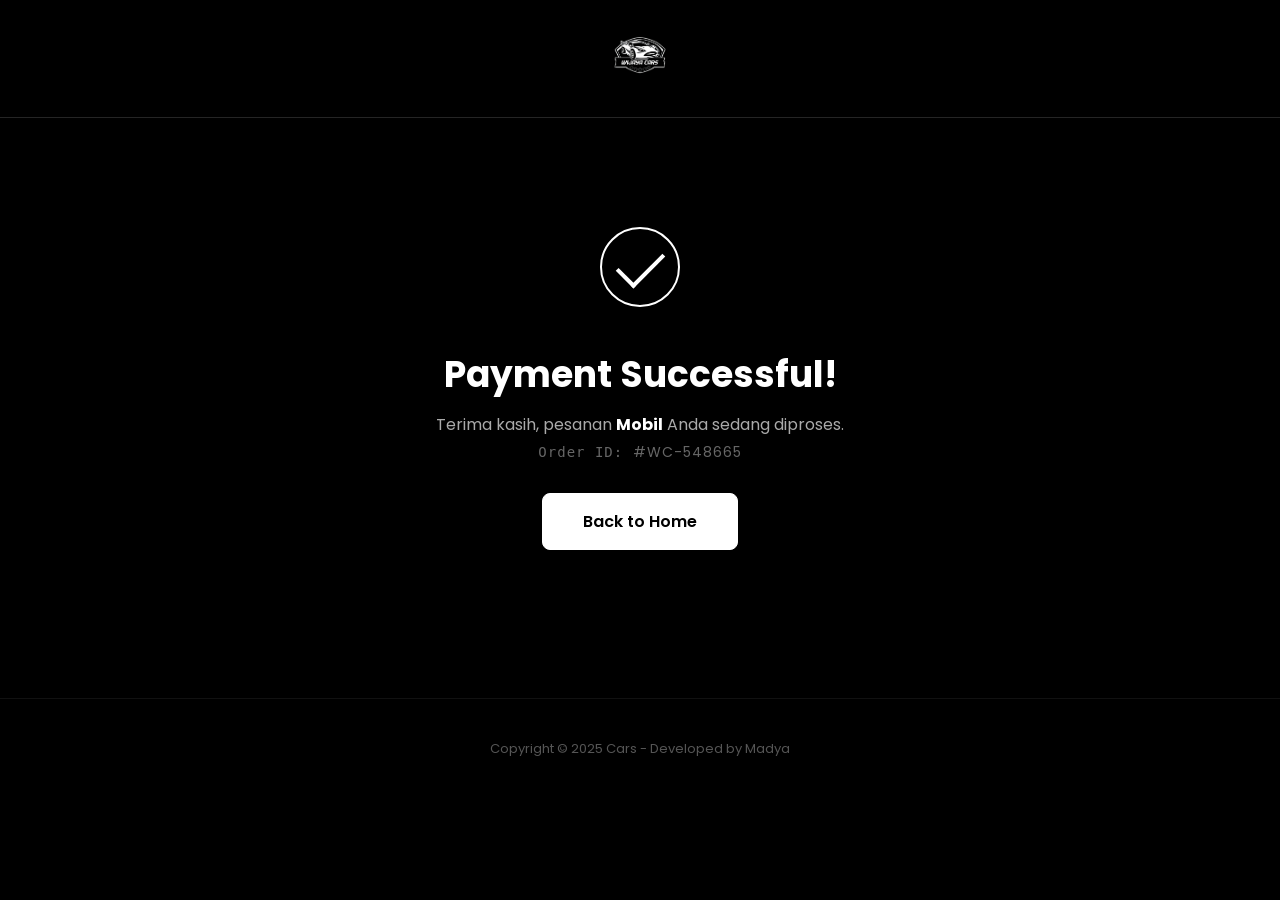
<file: success/success.html>
<!DOCTYPE html>
<html lang="id">
<head>
    <meta charset="UTF-8">
    <meta name="viewport" content="width=device-width, initial-scale=1.0">
    <title>Payment Success - Wijaya Cars</title>
    
    <link href="https://fonts.googleapis.com/css2?family=Poppins:wght@300;400;500;600;700&display=swap" rel="stylesheet">
    
    <link rel="stylesheet" href="../Pembayaran/pembayaran.css">
</head>
<body>

    <header class="payment-header">
        <a href="../Beranda/index.html">
            <img src="../models/Logo.png" alt="Wijaya Cars Logo">
        </a>
    </header>

    <main class="container success-wrapper">
        
        <div class="checkmark-circle">
            <div class="checkmark draw"></div>
        </div>

        <div class="success-text">
            <h1>Payment Successful!</h1>
            <p class="subtitle">Terima kasih, pesanan <b id="namaMobil" style="color: #fff;">Mobil</b> Anda sedang diproses.</p>
            <p class="order-id">Order ID: <span id="orderId">#WC-882910</span></p>
        </div>

        <div class="success-actions">
            <a href="../Beranda/index.html" class="btn-home" onclick="clearData()">Back to Home</a>
        </div>

    </main>

    <footer class="footer">
        <p>Copyright © 2025 Cars - Developed by Madya</p>
    </footer>

    <script>
        // Ambil data dari LocalStorage
        const data = JSON.parse(localStorage.getItem("dataCheckout"));
        
        if (data) {
            document.getElementById("namaMobil").innerText = data.mobil;
        }

        // Generate Order ID Acak
        const randomId = Math.floor(100000 + Math.random() * 900000);
        document.getElementById("orderId").innerText = "#WC-" + randomId;

        // Fungsi untuk menghapus data keranjang saat kembali ke Home
        function clearData() {
            localStorage.removeItem("dataCheckout");
            localStorage.removeItem("mobilDipilih");
        }
    </script>
</body>
</html>
</file>
<file: Beranda/style.css>
@import url('https://fonts.googleapis.com/css2?family=Poppins:wght@300;400;500;600;700&display=swap');

html {
    overflow-y: scroll; /* Paksa scrollbar muncul */
    font-size: 16px;    /* KUNCI: Kunci ukuran font dasar */
}

* {
    margin: 0;
    padding: 0;
    box-sizing: border-box;
    font-family: 'Poppins', sans-serif;
}

body {
    background: #000;
    color: white;
}

/* ================= HERO ================= */

.hero {
    padding-top: 120px;
    position: relative;
    width: 100%;
    height: 100vh;
    display: flex;
    align-items: center;
    padding-left: 80px;
    overflow: hidden;
}

.hero-content {
    width: 40%;
    z-index: 10;
}

.title {
    font-size: 64px;
    font-weight: 700;
    line-height: 1.1;
}

.desc {
    margin-top: 25px;
    width: 85%;
    line-height: 1.6;
    color: #ddd;
}

.discover-btn {
    margin-top: 40px;
    padding: 16px 50px;
    border: none;
    border-radius: 14px;
    font-size: 17px;
    font-weight: 600;
    cursor: pointer;

    background: #ffffff;
    color: #000;
    transition: 0.3s ease;
    box-shadow: 0 0 0 rgba(255,255,255,0);
    display: inline-block;
    text-decoration: none;
}

.discover-btn:hover {
    transform: translateY(-3px);
    box-shadow: 0 10px 35px rgba(255,255,255,0.18);
}

.discover-btn:active {
    transform: scale(0.95);
}

.hero-video-container {
    position: absolute;
    right: 0;
    top: 0;
    width: 65%;
    height: 100%;
    overflow: hidden;

    mask-image: linear-gradient(to left, rgba(255,255,255,1), rgba(255,255,255,0));
    -webkit-mask-image: linear-gradient(to left, rgba(255,255,255,1), rgba(255,255,255,0));
}

.hero-video {
    width: 100%;
    height: 100%;
    object-fit: cover;

    filter: brightness(1.35);
}

/* === SECTION 2 === */

.slide-two {
    width: 100%;
    min-height: 100vh;
    background: #000000;
    padding: 80px 70px;
    color: white;
}

.specials {
    padding: 50px;
}

.top-bar {
    display: flex;
    justify-content: space-between;
    align-items: center;
}

.top-bar h2 {
    font-size: 28px;
}

.filters {
    display: flex;
    align-items: center;
    gap: 20px;
}

.filters .view-all {
    color: white;
    text-decoration: none;
    opacity: 0.8;
}

.filters button {
    background: transparent;
    border: 1px solid #444;
    color: #aaa;
    border-radius: 20px;
    padding: 6px 18px;
    cursor: pointer;
    transition: all 0.2s ease;
}

.filters button:hover:not(.active) {
    border-color: #888;
    color: white;
}

.filters button.active {
    background: white;
    color: black;
    border-color: white;
    font-weight: 600;
}

/* ===== CARDS ===== */

.carousel-wrapper {
    overflow: hidden;
    width: 100%;
    padding: 30px 0;
    mask-image: linear-gradient(to right, transparent, black 6%, black 94%, transparent);
    -webkit-mask-image: linear-gradient(to right, transparent, black 6%, black 94%, transparent);
}

.carousel-track {
    display: flex;
    gap: 20px;
    width: max-content;
}

.carousel-track.animate-30s {
    animation: scroll-left 30s linear infinite;
}

.carousel-track.animate-20s {
    animation: scroll-left 20s linear infinite;
}

.carousel-track.paused {
    animation-play-state: paused;
}

.carousel-track:hover {
    animation-play-state: paused;
}

@keyframes scroll-left {
    0%   { transform: translateX(0); }
    100% { transform: translateX(-50%); }
}

.card {
    width: 260px;
    flex-shrink: 0;
    background: #0d0d0d;
    border: 1px solid #222;
    border-radius: 14px;
    padding: 14px;
    color: white;
    text-decoration: none;        
    transition: 0.25s ease;
    cursor: pointer;               
    display: flex;
    flex-direction: column;
}

.card img {
    width: 100%;
    height: 160px;
    object-fit: cover;
    border-radius: 10px;
}

.card .badge {
    margin-top: 10px;
    font-size: 11px;
    padding: 3px 10px;
    border-radius: 20px;
    font-weight: 500;
    display: inline-block;
    align-self: flex-start;
}

.card .badge.suv {
    background: #0a1628;
    color: #4a9eff;
    border: 1px solid #1a3a5c;
}

.card .badge.sport {
    background: #1a0a0a;
    color: #ff6b6b;
    border: 1px solid #5c1a1a;
}

.card .badge.luxury {
    background: #1a1400;
    color: #f0a500;
    border: 1px solid #5c4a00;
}

.card .car-name {
    font-size: 16px;
    font-weight: 600;
    margin-top: 8px;
    color: white;
    white-space: nowrap;
    overflow: hidden;
    text-overflow: ellipsis;
}

.card .price {
    font-size: 14px;
    color: #ccc;
    margin-top: 4px;
}

.card:hover {
    transform: translateY(-6px);
    border-color: white;
    box-shadow: 0 8px 30px rgba(255, 255, 255, 0.15);
}

/* Shimmer Loading Skeletons */
.shimmer-card {
    width: 260px;
    height: 240px;
    flex-shrink: 0;
    border-radius: 14px;
    background: linear-gradient(90deg, #111 25%, #1e1e1e 50%, #111 75%);
    background-size: 800px 100%;
    animation: shimmer 1.5s infinite linear;
}

@keyframes shimmer {
    0%   { background-position: -800px 0; }
    100% { background-position: 800px 0; }
}

/* Empty State */
.empty-state {
    color: #555;
    font-size: 15px;
    padding: 60px;
    text-align: center;
    width: 100%;
}


/* ===== BANNER SECTION ===== */

.banner {
    margin-top: 60px;
    display: flex;
    width: 100%;
    height: 400px;
    border-top: 1px solid #111;
}

.banner-left {
    flex: 2;
    background-image: url("../models/BMW\ M850i.jpg");
    background-repeat: no-repeat;
    background-size: cover;
    background-position: left;
}

.banner-right {
    flex: 1;
    display: flex;
    flex-direction: column;
    justify-content: center;
    padding-left: 50px;
}

.banner-right h1 {
    font-size: 40px;
    margin-bottom: 20px;
}

.follow-btn {
    color: white;
    text-decoration: none;
    border-bottom: 2px solid #f0a500;
    padding-bottom: 5px;
    font-size: 18px;
    width: fit-content;
}

.follow-btn:hover {
    color: #f0a500;
}

/* ===== SLIDE THREE REDESIGN ===== */

.slide-three {
  width: 100%;
  min-height: 90vh;
  background: #000;
  display: flex;
  align-items: stretch;
  position: relative;
  overflow: hidden;
}

.st-left {
  width: 48%;
  padding: 56px 48px;
  display: flex;
  flex-direction: column;
  justify-content: center;
  z-index: 2;
}

.st-tag {
  font-size: 10px;
  font-weight: 600;
  letter-spacing: 0.22em;
  color: #555;
  text-transform: uppercase;
  margin-bottom: 18px;
  display: flex;
  align-items: center;
  gap: 8px;
}

.st-tag::before {
  content: '';
  width: 28px;
  height: 1px;
  background: #444;
}

.st-heading {
  font-size: 44px;
  font-weight: 800;
  line-height: 1.05;
  color: #fff;
  margin-bottom: 8px;
}

.st-heading-outline {
  display: block;
  -webkit-text-stroke: 1.5px #fff;
  color: transparent;
  font-size: 50px;
}

.st-desc {
  font-size: 13px;
  color: #666;
  line-height: 1.8;
  margin: 18px 0 32px;
  max-width: 380px;
}

.st-pills {
  display: flex;
  flex-direction: column;
  gap: 10px;
  margin-bottom: 36px;
}

.st-pill {
  display: flex;
  align-items: center;
  gap: 14px;
  padding: 12px 18px;
  border: 1px solid #1a1a1a;
  border-radius: 12px;
  background: #090909;
  transition: 0.25s ease;
}

.st-pill:hover {
  border-color: #333;
  background: #111;
  transform: translateX(5px);
}

.st-pill-icon {
  width: 36px;
  height: 36px;
  border-radius: 8px;
  display: flex;
  align-items: center;
  justify-content: center;
  font-size: 17px;
  flex-shrink: 0;
}

.st-gold { background: #1a1200; border: 1px solid #3a2800; }
.st-blue { background: #00101a; border: 1px solid #003040; }
.st-green { background: #001a0d; border: 1px solid #003020; }

.st-pill-title {
  font-size: 13px;
  font-weight: 600;
  color: #e0e0e0;
}

.st-pill-sub {
  font-size: 11px;
  color: #555;
  margin-top: 1px;
}

.st-cta-row {
  display: flex;
  gap: 12px;
}

.st-btn-primary {
  padding: 12px 28px;
  background: #fff;
  color: #000;
  border: none;
  border-radius: 8px;
  font-size: 13px;
  font-weight: 700;
  cursor: pointer;
  letter-spacing: 0.04em;
  transition: 0.2s ease;
  text-decoration: none;
  display: inline-block;
}

.st-btn-primary:hover {
  background: #e0e0e0;
  transform: translateY(-2px);
}

.st-btn-ghost {
  padding: 12px 28px;
  background: transparent;
  color: #888;
  border: 1px solid #333;
  border-radius: 8px;
  font-size: 13px;
  font-weight: 500;
  cursor: pointer;
  transition: 0.2s ease;
  text-decoration: none;
  display: inline-block;
}

.st-btn-ghost:hover {
  border-color: #666;
  color: #ccc;
}

/* KANAN */

.st-right {
  width: 52%;
  position: relative;
  overflow: hidden;
}

.st-slideshow {
  width: 100%;
  height: 100%;
  position: relative;
  cursor: grab;
  user-select: none;
}

.st-slideshow.st-dragging { cursor: grabbing; }

.st-slide {
  position: absolute;
  inset: 0;
  width: 100%;
  height: 100%;
  object-fit: cover;
  opacity: 0;
  transition: opacity 0.7s ease;
  pointer-events: none;
}

.st-slide.active { opacity: 1; }

.st-overlay {
  position: absolute;
  inset: 0;
  background: linear-gradient(to right, #000 0%, transparent 35%);
  z-index: 2;
  pointer-events: none;
}

/* Ticker */

.st-ticker {
  position: absolute;
  top: 20px;
  right: 0;
  z-index: 3;
  overflow: hidden;
  width: 65%;
  height: 24px;
  pointer-events: none;
}

.st-ticker-inner {
  display: flex;
  gap: 32px;
  white-space: nowrap;
  align-items: center;
  height: 100%;
  animation: st-tick 18s linear infinite;
}

.st-ticker-inner span {
  font-size: 9px;
  font-weight: 600;
  letter-spacing: 0.18em;
  color: #2a2a2a;
  text-transform: uppercase;
}

@keyframes st-tick {
  0%   { transform: translateX(0); }
  100% { transform: translateX(-50%); }
}

/* Slide info */

.st-slide-info {
  position: absolute;
  bottom: 28px;
  right: 28px;
  z-index: 3;
  text-align: right;
  pointer-events: none;
}

.st-slide-name {
  font-size: 22px;
  font-weight: 700;
  color: #fff;
  letter-spacing: 0.02em;
}

.st-slide-price {
  font-size: 13px;
  color: #888;
  margin-top: 3px;
}

.st-slide-cat {
  display: inline-block;
  margin-top: 6px;
  font-size: 10px;
  font-weight: 600;
  letter-spacing: 0.12em;
  text-transform: uppercase;
  padding: 3px 10px;
  border-radius: 20px;
}

.st-cat-sport  { background: #1a0505; color: #ff6b6b; border: 1px solid #5c1010; }
.st-cat-luxury { background: #1a1200; color: #f0a500; border: 1px solid #5c4000; }
.st-cat-suv    { background: #00101a; color: #4a9eff; border: 1px solid #003a5c; }

/* Arrow navigasi */

.st-nav-hint {
  position: absolute;
  top: 50%;
  transform: translateY(-50%);
  z-index: 4;
  opacity: 0;
  transition: opacity 0.3s ease;
  pointer-events: none;
}

.st-nav-left  { left: 16px; }
.st-nav-right { right: 16px; }

.st-slideshow:hover .st-nav-hint { opacity: 1; }

.st-nav-arrow {
  width: 36px;
  height: 36px;
  border-radius: 50%;
  background: rgba(255,255,255,0.08);
  border: 1px solid rgba(255,255,255,0.15);
  display: flex;
  align-items: center;
  justify-content: center;
  color: #fff;
  font-size: 14px;
  cursor: pointer;
  pointer-events: all;
  transition: 0.2s ease;
}

.st-nav-arrow:hover {
  background: rgba(255,255,255,0.18);
  border-color: rgba(255,255,255,0.35);
}

/* Dots */

.st-dots {
  position: absolute;
  bottom: 20px;
  left: 50%;
  transform: translateX(-50%);
  z-index: 4;
  display: flex;
  gap: 6px;
  pointer-events: none;
}

.st-dot {
  width: 6px;
  height: 6px;
  border-radius: 50%;
  background: #333;
  transition: 0.3s ease;
}

.st-dot.active {
  background: #fff;
  width: 20px;
  border-radius: 3px;
}

/* Swipe hint */

.st-swipe-hint {
  position: absolute;
  top: 50%;
  left: 50%;
  transform: translate(-50%, -50%);
  z-index: 5;
  background: rgba(255,255,255,0.07);
  border: 1px solid rgba(255,255,255,0.1);
  border-radius: 20px;
  padding: 6px 14px;
  font-size: 10px;
  color: #555;
  letter-spacing: 0.1em;
  pointer-events: none;
  opacity: 1;
  transition: opacity 1s ease;
  white-space: nowrap;
}

.st-swipe-hidden { opacity: 0 !important; }

/* ===== SECTION BAWAH ===== */

.bottom-section {
    width: 100%;
    padding: 20px 120px;
    margin-top: -20px;
    display: flex;
    align-items: flex-start;
    gap: 40px;
}

.bottom-left {
    width: 40%;
}

.footer-logo {
    width: 230px;
    opacity: 0.85;
    margin-bottom: 25px;
}

.bottom-left p {
    margin: 6px 0;
    color: #ddd;
}

.social-icons {
    display: flex;
    gap: 20px;
    margin-top: 20px;
    font-size: 22px;
}

.social-icons i {
    cursor: pointer;
    opacity: 0.7;
}

.social-icons i:hover {
    opacity: 1;
}


/* ===== FORM ===== */

.bottom-right {
    width: 50%;
}

.contact-form {
    width: 100%;
}

.row-2 {
    display: flex;
    gap: 20px;
    margin-bottom: 20px;
}

.row-1 {
    display: flex;
    gap: 20px;
    margin-top: 10px;
}

.contact-form input {
    width: 100%;
    padding: 14px;
    border: 1px solid #444;
    background: black;
    color: white;
    border-radius: 4px;
}

.contact-form button {
    background: #f2f2f2;
    color: black;
    padding: 14px 40px;
    border-radius: 4px;
    font-weight: bold;
    cursor: pointer;
    border: none;
    transition: 0.2s;
}

.contact-form button:hover {
    transform: translateY(-2px);
}


/* ===== FOOTER ===== */

.footer {
    width: 100%;
    display: flex;
    justify-content: space-between;
    padding: 30px 120px;
    font-size: 14px;
    opacity: 0.6;
}

/* ================= NEW IMPROVEMENTS ================= */

/* Filter button active state styled under specials */

/* ================= STATS SECTION ================= */
.stats-section {
    background: #0d0d0d;
    padding: 60px 80px;
    border-top: 1px solid #111;
    border-bottom: 1px solid #111;
    display: flex;
    justify-content: center;
    align-items: center;
    width: 100%;
}

.stats-container {
    display: flex;
    justify-content: space-around;
    align-items: center;
    width: 100%;
    max-width: 1100px;
    gap: 20px;
}

.stats-item {
    text-align: center;
    flex: 1;
}

.stats-number {
    font-size: 48px;
    font-weight: 700;
    color: #ffffff;
    margin-bottom: 8px;
}

.stats-label {
    font-size: 14px;
    color: #888888;
    text-transform: uppercase;
    letter-spacing: 1px;
}

/* ================= SCROLL FADE-UP ANIMATION ================= */
.scroll-fade {
    opacity: 0;
    transform: translateY(30px);
    transition: opacity 0.8s cubic-bezier(0.25, 0.46, 0.45, 0.94), transform 0.8s cubic-bezier(0.25, 0.46, 0.45, 0.94);
    will-change: opacity, transform;
}

.scroll-fade.visible {
    opacity: 1;
    transform: translateY(0);
}

/* ================= RESPONSIVE MEDIA QUERIES (MOBILE) ================= */
@media (max-width: 768px) {
    /* Hero styling */
    .hero {
        flex-direction: column-reverse;
        height: auto;
        padding: 120px 20px 40px 20px;
        align-items: flex-start;
    }

    .hero-content {
        width: 100%;
        margin-top: 30px;
    }

    .title {
        font-size: 40px;
    }

    .desc {
        width: 100%;
    }

    .hero-video-container {
        position: relative;
        width: 100%;
        height: 250px;
        right: auto;
        top: auto;
        border-radius: 10px;
        mask-image: none;
        -webkit-mask-image: none;
    }

    /* Specials styling */
    .top-bar {
        flex-direction: column;
        align-items: flex-start;
        gap: 15px;
    }

    /* Stats section styling */
    .stats-section {
        padding: 40px 20px;
    }

    .stats-container {
        flex-wrap: wrap;
        gap: 20px;
    }

    .stats-item {
        flex: 1 1 45%;
    }

    .stats-number {
        font-size: 36px;
    }

    /* Slide two section */
    .slide-two {
        padding: 40px 20px;
    }

    .specials {
        padding: 20px 0;
    }

    /* Banner styling */
    .banner {
        flex-direction: column;
        height: auto;
    }

    .banner-left {
        height: 200px;
        background-position: center;
    }

    .banner-right {
        padding: 30px 10px;
    }

    /* Slide three redesign mobile styling */
    .slide-three {
        flex-direction: column;
        padding: 40px 20px;
    }

    .st-left {
        width: 100%;
        padding: 24px 0;
    }

    .st-heading {
        font-size: 36px;
    }

    .st-heading-outline {
        font-size: 40px;
    }

    .st-right {
        width: 100%;
        height: 350px;
    }

    .st-slideshow {
        height: 100%;
    }

    .st-ticker {
        width: 100%;
    }

    /* Bottom section styling */
    .bottom-section {
        flex-direction: column;
        padding: 20px;
        gap: 40px;
    }

    .bottom-left, .bottom-right {
        width: 100%;
    }

    .footer {
        padding: 20px;
        flex-direction: column;
        gap: 10px;
        text-align: center;
    }
}
</file>
<file: about/style-about.css>
/* ================= ABOUT HERO ================= */
.about-hero {
    width: 100%;
    height: 60vh; /* Tinggi lebih pendek dari Home */
    /* Ganti gambar background di bawah sesuai keinginan */
    background: linear-gradient(rgba(0, 0, 0, 0.6), rgba(0, 0, 0, 0.6)), url('../models/porche.jpg');
    background-size: cover;
    background-position: center;
    display: flex;
    justify-content: center;
    align-items: center;
    text-align: center;
    margin-top: 0; /* Reset margin */
}

.about-hero-content h1 {
    font-size: 56px;
    font-weight: 700;
    margin-bottom: 20px;
    letter-spacing: 2px;
}

.about-hero-content p {
    font-size: 18px;
    color: #ddd;
    max-width: 600px;
    margin: 0 auto;
    line-height: 1.6;
}

/* ================= STORY SECTION ================= */
.story-section {
    padding: 100px 80px;
    background: #000;
}

.story-container {
    display: flex;
    align-items: center;
    gap: 60px;
    max-width: 1200px;
    margin: 0 auto;
}

.story-image {
    flex: 1;
}

.story-image img {
    width: 100%;
    border-radius: 12px;
    /* Efek border tipis agar mewah */
    border: 1px solid rgba(255, 255, 255, 0.2); 
    box-shadow: 0 10px 40px rgba(255, 255, 255, 0.1);
}

.story-text {
    flex: 1;
}

.story-text h2 {
    font-size: 36px;
    margin-bottom: 25px;
    color: #fff;
    border-left: 4px solid #fff;
    padding-left: 20px;
}

.story-text p {
    color: #ccc;
    line-height: 1.8;
    margin-bottom: 30px;
    text-align: justify;
}

.stats {
    display: flex;
    gap: 40px;
}

.stat-box h3 {
    font-size: 32px;
    font-weight: 700;
    color: #fff;
}

.stat-box span {
    color: #888;
    font-size: 14px;
    text-transform: uppercase;
    letter-spacing: 1px;
}

/* ================= VISION SECTION ================= */
.vision-section {
    padding: 80px 80px;
    background: #0a0a0a; /* Sedikit lebih terang dari hitam murni */
    text-align: center;
    margin-bottom: 60px; /* Jarak ke footer */
}

.section-title {
    font-size: 32px;
    margin-bottom: 60px;
    position: relative;
    display: inline-block;
}

.section-title::after {
    content: '';
    display: block;
    width: 60px;
    height: 3px;
    background: #fff;
    margin: 15px auto 0;
    border-radius: 2px;
}

.vision-cards {
    display: flex;
    justify-content: center;
    gap: 30px;
    flex-wrap: wrap;
}

.v-card {
    background: #0d0d0d;
    border: 1px solid #222;
    padding: 40px 30px;
    border-radius: 12px;
    width: 30%;
    min-width: 280px;
    transition: 0.3s ease;
}

.v-card:hover {
    transform: translateY(-10px);
    border-color: #555;
    background: #111;
}

.v-card h3 {
    font-size: 20px;
    margin-bottom: 15px;
    color: #fff;
}

.v-card p {
    color: #aaa;
    line-height: 1.6;
    font-size: 14px;
}
</file>
<file: contact_us/style-contact.css>
/* ================= CONTACT HERO ================= */
.contact-hero {
    width: 100%;
    height: 50vh; /* Setengah layar */
    /* Background gambar berbeda untuk variasi */
    background: linear-gradient(rgba(0, 0, 0, 0.7), rgba(0, 0, 0, 0.7)), url('../models/BMW\ M850i.jpg');
    background-size: cover;
    background-position: center;
    display: flex;
    justify-content: center;
    align-items: center;
    text-align: center;
    margin-top: 0;
}

.contact-hero-text h1 {
    font-size: 48px;
    font-weight: 700;
    margin-bottom: 15px;
    letter-spacing: 2px;
}

.contact-hero-text p {
    color: #ccc;
    font-size: 16px;
    max-width: 500px;
}

/* ================= CONTACT MAIN SECTION ================= */
.contact-section {
    padding: 80px 60px;
    background: #050505;
    display: flex;
    justify-content: center;
}

.contact-wrapper {
    display: flex;
    justify-content: space-between;
    width: 100%;
    max-width: 1200px;
    gap: 60px;
}

/* --- Left Side: Info & Map --- */
.contact-info {
    width: 45%;
}

.contact-info h2 {
    font-size: 32px;
    margin-bottom: 10px;
}

.sub-text {
    color: #888;
    margin-bottom: 40px;
    line-height: 1.6;
}

.info-item {
    display: flex;
    align-items: flex-start;
    gap: 20px;
    margin-bottom: 30px;
}

.icon-box {
    width: 50px;
    height: 50px;
    background: #1a1a1a;
    border-radius: 50%;
    display: flex;
    justify-content: center;
    align-items: center;
    font-size: 20px;
    color: white;
    border: 1px solid #333;
    flex-shrink: 0;
}

.info-text h3 {
    font-size: 18px;
    margin-bottom: 5px;
    color: #fff;
}

.info-text p {
    color: #aaa;
    font-size: 15px;
}

/* Map Style */
.map-container {
    margin-top: 40px;
    width: 100%;
    height: 250px;
    border-radius: 12px;
    overflow: hidden;
    border: 1px solid #333;
}

.map-container iframe {
    width: 100%;
    height: 100%;
    border: 0;
    filter: invert(90%) hue-rotate(180deg); /* Membuat peta jadi dark mode */
}

/* --- Right Side: Form --- */
.contact-form-area {
    width: 50%;
    background: #0d0d0d;
    padding: 40px;
    border-radius: 16px;
    border: 1px solid #222;
}

.contact-form-area h2 {
    margin-bottom: 30px;
    font-size: 28px;
}

.main-form .input-group {
    margin-bottom: 20px;
}

.main-form label {
    display: block;
    margin-bottom: 8px;
    color: #ccc;
    font-size: 14px;
}

/* Styling Input agar konsisten dengan tema */
.main-form input, 
.main-form select, 
.main-form textarea {
    width: 100%;
    padding: 14px 18px;
    background: #000;
    border: 1px solid #333;
    color: white;
    border-radius: 8px;
    font-family: 'Poppins', sans-serif;
    font-size: 14px;
    transition: 0.3s;
}

.main-form input:focus, 
.main-form select:focus, 
.main-form textarea:focus {
    outline: none;
    border-color: #fff;
    background: #050505;
}

.submit-btn {
    width: 100%;
    padding: 16px;
    background: #fff;
    color: #000;
    border: none;
    border-radius: 8px;
    font-weight: 700;
    font-size: 16px;
    cursor: pointer;
    transition: 0.3s ease;
    margin-top: 10px;
}

.submit-btn:hover {
    background: #ddd;
    transform: translateY(-3px);
}
</file>
<file: Gallery/style-gallery.css>
/* ================= 1. ATURAN DASAR (WAJIB SAMA DENGAN BERANDA) ================= */
html {
    overflow-y: scroll; /* Paksa scrollbar ada agar layar tidak goyang */
    font-size: 16px;    /* Samakan ukuran font */
}

* {
    margin: 0;
    padding: 0;
    box-sizing: border-box; /* PENTING: Agar tombol tidak membesar */
    font-family: 'Poppins', sans-serif;
}

body {
    background-color: #000000;
    color: #ffffff;
}

/* ================= 2. HEADER KHUSUS GALLERY ================= */
.gallery-header {
    text-align: center;
    /* Jarak atas disamakan dengan Hero Beranda (120px) */
    padding-top: 120px; 
    padding-bottom: 50px;
    background: #000000;
}

.gallery-header h1 {
    font-size: 42px;
    font-weight: 700;
    letter-spacing: 3px;
    margin-bottom: 10px;
    text-transform: uppercase;
}

.gallery-header .subtitle {
    color: #cccccc;
    font-size: 16px;
    font-weight: 300;
}

/* ================= 3. GRID SYSTEM ================= */
.gallery-container {
    padding: 0 60px 100px;
    max-width: 1400px;
    margin: 0 auto;
}

.grid {
    display: grid;
    /* Diubah menjadi ukuran fix 380px per kartu (bukan fraction / flex) */
    grid-template-columns: repeat(auto-fill, 380px);
    justify-content: center;
    gap: 30px;
}

/* ================= 4. CARD DESIGN ================= */
.card2 {
    background-color: #0d0d0d;
    border: 1px solid #222222;
    border-radius: 12px;
    overflow: hidden;
    transition: 0.3s ease;
    position: relative;
    padding: 15px;
    display: flex;
    flex-direction: column;
}

.card2:hover {
    transform: translateY(-5px);
    border-color: #ffffff;
    box-shadow: 0 8px 20px rgba(255, 255, 255, 0.25);
}

.card2-image-box {
    width: 100%;
    height: 180px;
    background: #000;
    border-radius: 8px;
    overflow: hidden;
    margin-bottom: 15px;
}

.card2-image-box img {
    width: 100%;
    height: 100%;
    object-fit: cover;
    transition: transform 0.5s ease;
}

.card2:hover .card2-image-box img {
    transform: scale(1.05);
}
.card2-info {
    text-align: left;
    flex-grow: 1;
    display: flex;
    flex-direction: column;
}

.car2-name {
    font-size: 18px;
    font-weight: 600;
    margin-top: 10px;
    white-space: nowrap;
    overflow: hidden;
    text-overflow: ellipsis;
}

.price {
    font-size: 16px;
    font-weight: 700;
    margin-top: 5px;
    margin-bottom: 20px;
}

.btn-beli {
    display: block;
    width: 100%;
    padding: 10px 0;
    background: transparent;
    border: 1px solid #ffffff;
    color: #ffffff;
    font-family: 'Poppins', sans-serif;
    font-weight: 600;
    font-size: 14px;
    border-radius: 8px;
    cursor: pointer;
    transition: all 0.3s ease;
    margin-top: auto;
}

.btn-beli:hover {
    background: #ffffff;
    color: #000000;
    transform: translateY(-2px);
    box-shadow: 0 5px 15px rgba(255, 255, 255, 0.2);
}

/* RESPONSIF */
@media (max-width: 768px) {
    .gallery-container { padding: 0 20px 80px; }
    .gallery-header h1 { font-size: 32px; }
    .grid { grid-template-columns: 1fr; }
}

.glass-panel {
    background: rgba(13, 13, 13, 0.72);
    border: 1px solid rgba(229, 228, 226, 0.18);
    border-radius: 8px;
    backdrop-filter: blur(15px);
    -webkit-backdrop-filter: blur(15px);
}

.gallery-tools {
    display: flex;
    justify-content: space-between;
    align-items: stretch;
    gap: 22px;
    padding: 20px;
    margin-bottom: 32px;
    box-shadow: 0 22px 70px rgba(0, 0, 0, 0.38);
}

.search-panel {
    flex: 1;
    min-width: 280px;
}

.search-box {
    color: #aaa;
    font-size: 12px;
    text-transform: uppercase;
    letter-spacing: 1.4px;
    display: block;
}

.search-field {
    display: flex;
    align-items: center;
    gap: 12px;
    width: 100%;
    margin-top: 8px;
    padding: 0 12px 0 16px;
    background: linear-gradient(180deg, rgba(255,255,255,0.05), rgba(255,255,255,0.015));
    border: 1px solid rgba(229, 228, 226, 0.22);
    border-radius: 8px;
    min-height: 54px;
    transition: border-color 0.25s ease, box-shadow 0.25s ease, background 0.25s ease;
}

.search-field:focus-within {
    border-color: rgba(255, 255, 255, 0.72);
    background: rgba(0, 0, 0, 0.86);
    box-shadow: 0 0 0 3px rgba(229, 228, 226, 0.08), 0 12px 30px rgba(229, 228, 226, 0.08);
}

.search-icon {
    width: 18px;
    height: 18px;
    border: 2px solid #e5e4e2;
    border-radius: 50%;
    position: relative;
    flex: 0 0 auto;
    opacity: 0.72;
}

.search-icon::after {
    content: "";
    position: absolute;
    width: 8px;
    height: 2px;
    right: -6px;
    bottom: -4px;
    background: #e5e4e2;
    transform: rotate(45deg);
    border-radius: 999px;
}

.search-box input {
    flex: 1;
    min-width: 0;
    border: 0;
    background: transparent;
    color: #fff;
    outline: none;
    font-size: 15px;
}

.search-box input::placeholder {
    color: rgba(229, 228, 226, 0.42);
}

.clear-search {
    width: 30px;
    height: 30px;
    border: 1px solid rgba(229, 228, 226, 0.2);
    border-radius: 50%;
    background: rgba(255,255,255,0.06);
    cursor: pointer;
    opacity: 0;
    pointer-events: none;
    position: relative;
    transition: opacity 0.2s ease, border-color 0.2s ease, background 0.2s ease;
}

.clear-search::before,
.clear-search::after {
    content: "";
    position: absolute;
    left: 8px;
    top: 14px;
    width: 12px;
    height: 2px;
    background: #fff;
    border-radius: 999px;
}

.clear-search::before { transform: rotate(45deg); }
.clear-search::after { transform: rotate(-45deg); }

.clear-search.is-visible {
    opacity: 1;
    pointer-events: auto;
}

.clear-search:hover {
    border-color: rgba(255,255,255,0.8);
    background: rgba(255,255,255,0.12);
}

.result-count {
    color: #777;
    font-size: 12px;
    margin-top: 10px;
    text-transform: none;
    letter-spacing: 0;
}

.filter-panel {
    display: flex;
    flex-direction: column;
    justify-content: flex-start;
    gap: 10px;
}

.filter-label {
    color: #aaa;
    font-size: 12px;
    text-transform: uppercase;
    letter-spacing: 1.4px;
}

.filter-tabs {
    display: flex;
    gap: 8px;
    flex-wrap: wrap;
    padding: 5px;
    border: 1px solid rgba(229, 228, 226, 0.14);
    border-radius: 8px;
    background: rgba(0,0,0,0.32);
}

.filter {
    min-width: 82px;
    padding: 11px 14px;
    border: 1px solid transparent;
    background: transparent;
    color: #e5e4e2;
    border-radius: 8px;
    cursor: pointer;
    font-weight: 600;
    transition: 0.25s;
}

.filter.active,
.filter:hover {
    background: #fff;
    color: #000;
    box-shadow: 0 8px 22px rgba(229, 228, 226, 0.16);
}

.card2 {
    background-color: rgba(13, 13, 13, 0.72);
    border: 1px solid rgba(229, 228, 226, 0.16);
    border-radius: 8px;
    backdrop-filter: blur(15px);
    -webkit-backdrop-filter: blur(15px);
    animation: fadeInUp 800ms cubic-bezier(0.22, 1, 0.36, 1) both;
}

.card2:hover {
    transform: translateY(-5px) scale(1.03);
    box-shadow: 0 8px 24px rgba(229, 228, 226, 0.25);
}

.btn-beli {
    text-align: center;
    text-decoration: none;
    min-height: 46px;
    display: flex;
    align-items: center;
    justify-content: center;
    gap: 10px;
    position: relative;
    overflow: hidden;
    background: linear-gradient(180deg, rgba(255,255,255,0.08), rgba(255,255,255,0.02));
    border-color: rgba(229, 228, 226, 0.42);
    letter-spacing: 0.8px;
}

.btn-beli:hover {
    box-shadow: 0 5px 20px rgba(229, 228, 226, 0.28);
}

.btn-beli::before {
    content: "";
    position: absolute;
    top: 0;
    left: -120%;
    width: 90%;
    height: 100%;
    background: linear-gradient(90deg, transparent, rgba(255,255,255,0.35), transparent);
    transition: left 0.55s ease;
}

.btn-beli:hover::before {
    left: 120%;
}

.btn-beli span,
.btn-beli i {
    position: relative;
    z-index: 1;
}

.btn-beli i {
    width: 16px;
    height: 16px;
    border: 1px solid currentColor;
    border-radius: 50%;
    display: inline-flex;
    align-items: center;
    justify-content: center;
    transition: transform 0.25s ease;
}

.btn-beli i::before {
    content: "";
    width: 6px;
    height: 6px;
    border-top: 2px solid currentColor;
    border-right: 2px solid currentColor;
    transform: rotate(45deg) translate(-1px, 1px);
}

.btn-beli:hover i {
    transform: translateX(3px);
}

.category-pill {
    width: fit-content;
    padding: 4px 8px;
    border: 1px solid rgba(229, 228, 226, 0.22);
    border-radius: 8px;
    color: #e5e4e2;
    font-size: 11px;
    letter-spacing: 1px;
    text-transform: uppercase;
}

.empty-state {
    color: #aaa;
    grid-column: 1 / -1;
    text-align: center;
    padding: 50px 0;
}

.shimmer-card {
    min-height: 310px;
    border-radius: 8px;
    background: linear-gradient(90deg, #0d0d0d 0%, #1d1d1d 45%, #0d0d0d 90%);
    background-size: 220% 100%;
    animation: shimmer 1.2s infinite linear;
    border: 1px solid rgba(229, 228, 226, 0.12);
}

@keyframes shimmer {
    to { background-position: -220% 0; }
}

@keyframes fadeInUp {
    from { opacity: 0; transform: translateY(24px); }
    to { opacity: 1; transform: translateY(0); }
}

@media (max-width: 768px) {
    .gallery-tools { align-items: stretch; flex-direction: column; }
    .search-panel { min-width: 0; }
    .filter-panel { width: 100%; }
    .filter-tabs { width: 100%; }
    .filter { flex: 1; }
}

/* Premium toolbar refresh */
.gallery-tools-premium {
    display: grid;
    grid-template-columns: 1fr;
    gap: 18px;
    padding: 24px;
    margin-bottom: 38px;
    background:
        linear-gradient(135deg, rgba(255,255,255,0.105), rgba(255,255,255,0.018)),
        rgba(8, 8, 8, 0.86);
    border: 1px solid rgba(229, 228, 226, 0.26);
    border-radius: 8px;
    box-shadow: 0 24px 70px rgba(0,0,0,0.6), inset 0 1px 0 rgba(255,255,255,0.08);
}

.gallery-tools-premium .search-panel {
    width: 100%;
}

.gallery-tools-premium .search-box {
    display: grid;
    gap: 10px;
}

.gallery-tools-premium .search-box > span,
.gallery-tools-premium .filter-label {
    color: #ffffff;
    font-size: 12px;
    font-weight: 700;
    letter-spacing: 2px;
}

.gallery-tools-premium .search-field {
    min-height: 68px;
    padding: 0 16px 0 20px;
    background: rgba(255,255,255,0.045);
    border: 1px solid rgba(229, 228, 226, 0.24);
    box-shadow: none;
    border-radius: 8px;
    transition: 0.3s ease;
}

.gallery-tools-premium .search-field:focus-within {
    border-color: #ffffff;
    background: rgba(255,255,255,0.08);
    box-shadow: 0 0 0 1px rgba(255, 255, 255, 0.5);
}

.gallery-tools-premium .search-icon {
    border-color: #ffffff;
    opacity: 0.7;
}

.gallery-tools-premium .search-icon::after {
    background: #ffffff;
}

.gallery-tools-premium .search-box input {
    color: #ffffff;
    font-size: 15px;
    font-weight: 400;
    letter-spacing: 0.5px;
}

.gallery-tools-premium .search-box input::placeholder {
    color: rgba(255,255,255,0.45);
    font-weight: 400;
}

.gallery-tools-premium .clear-search {
    border-color: rgba(255,255,255,0.3);
    background: rgba(255,255,255,0.1);
}

.gallery-tools-premium .clear-search::before,
.gallery-tools-premium .clear-search::after {
    background: #ffffff;
}

.gallery-tools-premium .result-count {
    color: #bdbdbd;
    margin-top: 8px;
}

.gallery-tools-premium .filter-panel {
    width: 100%;
}

.gallery-tools-premium .filter-tabs {
    width: 100%;
    display: grid;
    grid-template-columns: repeat(4, minmax(0, 1fr));
    gap: 10px;
    padding: 0;
    background: transparent;
    border: 0;
}

.gallery-tools-premium .filter {
    min-height: 68px;
    border-color: rgba(229, 228, 226, 0.24);
    background: rgba(255,255,255,0.045);
    font-size: 14px;
    letter-spacing: 1px;
}

.gallery-tools-premium .filter.active,
.gallery-tools-premium .filter:hover {
    background: #e5e4e2;
    color: #000000;
    border-color: #e5e4e2;
}

.card2 .btn-beli {
    min-height: 50px;
    padding: 0 18px;
    background: #e5e4e2;
    color: #000000;
    border: 1px solid #ffffff;
    font-size: 14px;
    font-weight: 800;
    letter-spacing: 1.4px;
    text-transform: uppercase;
    box-shadow: 0 12px 30px rgba(229, 228, 226, 0.13);
}

.card2 .btn-beli:hover {
    background: #ffffff;
    color: #000000;
    transform: translateY(-3px);
    box-shadow: 0 18px 38px rgba(229, 228, 226, 0.26);
}

.card2 .btn-beli i {
    width: 22px;
    height: 22px;
    background: #000000;
    color: #ffffff;
    border: 0;
}

.card2 .btn-beli:hover i {
    transform: translateX(5px);
}

@media (min-width: 980px) {
    .gallery-tools-premium {
        grid-template-columns: 1.15fr 0.85fr;
        align-items: start;
    }
}

@media (max-width: 620px) {
    .gallery-tools-premium {
        padding: 18px;
    }

    .gallery-tools-premium .search-field {
        min-height: 58px;
    }

    .gallery-tools-premium .filter-tabs {
        grid-template-columns: repeat(2, minmax(0, 1fr));
    }
}
</file>
<file: Login_create/tema_lc.css>
@import url('https://fonts.googleapis.com/css2?family=Poppins:wght@300;400;500;600;700&display=swap');

/* ================= RESET & GLOBAL ================= */
* {
    margin: 0;
    padding: 0;
    box-sizing: border-box;
    font-family: 'Poppins', sans-serif;
}

html {
    /* Opsional: samakan dengan halaman lain agar tidak lompat */
    overflow-y: scroll; 
}

body {
    background: #000;
    color: #fff;
    min-height: 100vh;
    /* JANGAN gunakan overflow: hidden, nanti tombol tidak bisa diklik di layar pendek */
}

/* ================= LAYOUT SPLIT SCREEN ================= */
.split-screen {
    display: flex;
    min-height: 100vh; /* Gunakan min-height agar fleksibel */
    width: 100%;
}

/* --- Sisi Kiri (Form) --- */
.left-pane {
    width: 40%;
    display: flex;
    justify-content: center;
    align-items: center;
    padding: 40px;
    background: #000;
    flex-direction: column; /* Menjaga konten tetap vertikal */
}

/* --- Sisi Kanan (Gambar) --- */
.right-pane {
    width: 60%;
    /* Pastikan path gambar benar */
    background-image: url('../models/BMW M850i.jpg'); 
    background-size: cover;
    background-position: center;
    position: relative;
}

/* Overlay gelap di atas gambar */
.right-pane::before {
    content: "";
    position: absolute;
    top: 0;
    left: 0;
    width: 100%;
    height: 100%;
    background: linear-gradient(to right, #000 0%, transparent 40%, rgba(0,0,0,0.4) 100%);
}

/* ================= FORM STYLES ================= */
.form-container {
    width: 100%;
    max-width: 400px;
    z-index: 2; /* Agar di atas elemen lain */
}

.glass-panel {
    background: rgba(13, 13, 13, 0.72);
    border: 1px solid rgba(229, 228, 226, 0.18);
    border-radius: 8px;
    box-shadow: 0 24px 80px rgba(0, 0, 0, 0.55);
    backdrop-filter: blur(15px);
    -webkit-backdrop-filter: blur(15px);
}

.form-container.glass-panel {
    padding: 32px;
}

.brand-text {
    margin-bottom: 20px;
    font-weight: 800;
    font-size: 20px;
    letter-spacing: 2px;
    color: #fff;
}

.field-header {
    display: flex;
    justify-content: space-between;
    align-items: center;
}

.alert {
    padding: 12px 14px;
    border-radius: 8px;
    background: rgba(229, 228, 226, 0.12);
    border: 1px solid rgba(229, 228, 226, 0.24);
    color: #fff;
    font-size: 13px;
    margin-bottom: 18px;
}

.alert.error {
    border-color: rgba(255, 255, 255, 0.42);
    background: rgba(255, 255, 255, 0.08);
}

/* Header Teks */
.header-text {
    margin-bottom: 30px;
}

.header-text h1 {
    font-size: 32px;
    font-weight: 700;
    margin-bottom: 5px;
    line-height: 1.2;
    color: #fff;
}

.subtitle {
    color: #888;
    font-size: 14px;
}

.link {
    color: #fff;
    text-decoration: none;
    font-weight: 600;
    border-bottom: 1px solid rgba(255,255,255,0.3);
    transition: 0.3s;
}

.link:hover {
    color: #ccc;
    border-color: #fff;
}

/* Input Fields */
.form-group {
    margin-bottom: 20px;
}

.name-row {
    display: flex;
    gap: 15px;
    margin-bottom: 20px;
}

.name-row > div {
    width: 50%;
}

label {
    display: block;
    margin-bottom: 8px;
    font-size: 12px;
    color: #bbb;
    text-transform: uppercase;
    letter-spacing: 1px;
    font-weight: 500;
}

input {
    width: 100%;
    padding: 14px;
    background: #0d0d0d; /* Sedikit lebih terang dari bg utama */
    border: 1px solid #333;
    color: white;
    border-radius: 8px; /* Radius 8px konsisten dengan halaman lain */
    font-size: 14px;
    outline: none;
    transition: 0.3s;
    font-family: 'Poppins', sans-serif;
}

input:focus {
    border-color: #fff;
    background: #000;
    box-shadow: 0 0 0 1px rgba(255,255,255,0.2);
}

input::placeholder {
    color: #555;
}

/* Tombol Submit (Putih Solid) */
.btn-submit {
    width: 100%;
    padding: 15px;
    background: #fff;
    color: #000;
    border: none;
    border-radius: 8px;
    font-size: 15px;
    font-weight: 700;
    cursor: pointer;
    margin-top: 15px;
    transition: 0.3s;
    text-transform: uppercase;
    letter-spacing: 1px;
}

.btn-submit:hover {
    transform: translateY(-2px);
    box-shadow: 0 5px 24px rgba(229, 228, 226, 0.28);
    background: #f2f2f2;
}

.btn-google {
    display: block;
    width: 100%;
    margin-top: 14px;
    padding: 14px;
    border: 1px solid rgba(229, 228, 226, 0.35);
    border-radius: 8px;
    color: #fff;
    text-decoration: none;
    text-align: center;
    font-weight: 600;
    transition: 0.3s;
}

.btn-google:hover {
    border-color: #fff;
    background: rgba(255, 255, 255, 0.08);
}

/* Link Tambahan */
.forgot-pass {
    font-size: 12px;
    color: #888;
    text-decoration: none;
    font-weight: 400;
    transition: 0.3s;
}

.forgot-pass:hover {
    color: #fff;
    text-decoration: underline;
}

.password-hint {
    font-size: 11px;
    color: #666;
    margin-top: 8px;
    line-height: 1.4;
}

.back-home {
    margin-top: 30px;
    text-align: center;
}

.back-home a {
    color: #888;
    text-decoration: none;
    font-size: 13px;
}

.otp-countdown {
    margin: 8px 0 18px;
    font-size: 26px;
    letter-spacing: 4px;
    color: #e5e4e2;
    font-weight: 700;
    font-variant-numeric: tabular-nums;
}

.dashboard-body {
    background: #000;
}

.dashboard-shell {
    width: min(1180px, calc(100% - 40px));
    margin: 130px auto 70px;
}

.dashboard-hero {
    padding: 32px;
    margin-bottom: 24px;
    display: flex;
    justify-content: space-between;
    align-items: center;
}

.eyebrow {
    color: #e5e4e2;
    letter-spacing: 3px;
    text-transform: uppercase;
    font-size: 12px;
}

.dashboard-hero h1 {
    font-size: 34px;
    margin: 8px 0;
}

.profile-photo {
    width: 78px;
    height: 78px;
    border-radius: 50%;
    object-fit: cover;
    border: 1px solid rgba(255,255,255,0.28);
}

.dashboard-grid {
    display: grid;
    grid-template-columns: 0.8fr 1.2fr;
    gap: 24px;
}

.dashboard-card {
    padding: 28px;
}

.dashboard-card h2 {
    margin-bottom: 20px;
    font-size: 20px;
}

.order-row {
    display: flex;
    justify-content: space-between;
    gap: 18px;
    padding: 16px 0;
    border-bottom: 1px solid rgba(229, 228, 226, 0.12);
}

.order-row span,
.order-row small {
    display: block;
    color: #aaa;
    margin-top: 4px;
}

/* ================= MEDIA QUERY (RESPONSIF HP) ================= */
@media (max-width: 900px) {
    .split-screen {
        flex-direction: column;
    }

    .right-pane {
        display: none; /* Sembunyikan gambar di HP agar fokus ke form */
    }

    .left-pane {
        width: 100%;
        padding: 40px 20px;
        min-height: 100vh;
    }

    .form-container {
        max-width: 100%;
    }

    .dashboard-grid {
        grid-template-columns: 1fr;
    }

    .dashboard-hero {
        flex-direction: column;
        align-items: flex-start;
    }
}
</file>
<file: modif/modif.css>
* {
  margin: 0;
  padding: 0;
  box-sizing: border-box;
  font-family: 'Poppins', sans-serif;
}

body {
  background-color: #000000; /* Hitam Pekat sesuai Beranda */
  color: #ffffff;
  min-height: 100vh;
  padding-bottom: 118px;
}

/* ===== HEADER LOGO ===== */
.modif-header {
    width: 100%;
    padding: 30px 0;
    text-align: center;
    background: rgba(0,0,0,0.72);
    border-bottom: 1px solid rgba(229, 228, 226, 0.16);
    backdrop-filter: blur(15px);
    -webkit-backdrop-filter: blur(15px);
}

.modif-header img {
    height: 50px;
    width: auto;
    transition: 0.3s;
}

.modif-header img:hover {
    transform: scale(1.05);
}

/* ===== LAYOUT ===== */
.container {
  width: 100%;
  max-width: 1200px;
  margin: 0 auto;
  padding: 40px 20px;
}

.title {
  text-align: center;
  margin-bottom: 40px;
}

.title h1 {
  font-size: 36px;
  font-weight: 700;
  letter-spacing: 3px;
}

.eyebrow {
  color: #e5e4e2;
  letter-spacing: 3px;
  text-transform: uppercase;
  font-size: 12px;
  margin-bottom: 8px;
}

.glass-panel {
  background: rgba(13, 13, 13, 0.72);
  border: 1px solid rgba(229, 228, 226, 0.16);
  border-radius: 8px;
  backdrop-filter: blur(15px);
  -webkit-backdrop-filter: blur(15px);
}

.title p {
  color: #888;
  margin-top: 5px;
  font-size: 16px;
}

/* Layout 2 Kolom (Desktop) */
.content-wrapper {
    display: grid;
    grid-template-columns: 1.2fr 1fr; /* Gambar lebih besar dikit */
    gap: 40px;
    align-items: start;
}

/* ===== PREVIEW MOBIL ===== */
.car-preview {
  background: #0d0d0d; /* Abu Gelap sesuai kartu Beranda */
  border: 1px solid #222;
  border-radius: 12px;
  padding: 20px;
  display: flex;
  justify-content: center;
  align-items: center;
  min-height: 400px;
  position: sticky;
  top: 40px; /* Biar gambar ikut scroll */
}

.car-preview img {
  width: 100%;
  max-height: 350px;
  object-fit: contain;
  filter: drop-shadow(0 20px 30px rgba(0,0,0,0.8));
}

/* ===== OPTIONS ===== */
.options {
  display: flex;
  flex-direction: column;
  gap: 20px;
}

.box {
  background: #0d0d0d; /* Style Kartu Beranda */
  border: 1px solid #222;
  border-radius: 12px;
  padding: 25px;
  transition: 0.3s;
}

.box:hover {
    border-color: #444;
}

.box h3 {
  margin-bottom: 15px;
  font-size: 16px;
  color: #fff;
  font-weight: 600;
}

.option-row {
  display: flex;
  flex-direction: column; /* Mobile first logic, tapi diatur ulang dibawah */
  gap: 15px;
}

/* --- Color Picker --- */
.colors {
  display: flex;
  gap: 15px;
}

.color {
  width: 35px;
  height: 35px;
  border-radius: 50%;
  border: 2px solid #333;
  cursor: pointer;
  transition: 0.2s;
  position: relative;
  z-index: 2;
  pointer-events: auto;
  display: inline-block;
}

.color input,
.wheel input {
  position: absolute;
  opacity: 0;
  pointer-events: none;
}

/* Warna Mobil */
.color.black { background: #000; box-shadow: inset 0 0 10px #333; }
.color.red { background: #b00; }
.color.white { background: #eee; }
.color.blue { background: #0044cc; }
.color.gray { background: #777; }

/* Active State untuk Warna: Ring Putih */
.color.active-color {
    border-color: #fff;
    transform: scale(1.1);
    box-shadow: 0 0 15px rgba(255,255,255,0.3);
}

/* --- Buttons (Velg & Mesin) --- */
.wheels {
  display: flex;
  gap: 10px;
  flex-wrap: wrap;
}

.wheel {
  padding: 10px 20px;
  border-radius: 8px;
  border: 1px solid #333;
  display: flex;
  align-items: center;
  justify-content: center;
  font-size: 14px;
  cursor: pointer;
  background: #000;
  color: #888;
  transition: 0.3s;
  flex: 1; /* Biar lebarnya rata */
  text-align: center;
  position: relative;
  z-index: 2;
  user-select: none;
}

.color:focus-visible,
.wheel:focus-visible,
.btn:focus-visible,
.sticky-next:focus-visible {
  outline: 3px solid rgba(229, 228, 226, 0.45);
  outline-offset: 3px;
}

.wheel:hover {
    border-color: #666;
    color: #fff;
}

/* Active State: Putih (Monokrom) */
.wheel.active {
  border-color: #fff;
  background: #fff;
  color: #000; /* Teks jadi hitam */
  font-weight: 600;
  box-shadow: 0 0 15px rgba(255,255,255,0.2);
}

/* Price Info Text */
.price-note {
  font-size: 14px;
  color: #aaa;
  font-weight: 500;
  padding-top: 5px;
}

/* ===== FOOTER TOTAL ===== */
.footer-box {
  background: #0d0d0d;
  border: 1px solid #222;
  border-radius: 12px;
  padding: 30px;
  margin-top: 10px;
}

.total {
    display: flex;
    justify-content: space-between;
    align-items: center;
    margin-bottom: 20px;
    border-bottom: 1px solid #222;
    padding-bottom: 20px;
}

.total h4 {
  font-size: 16px;
  color: #888;
  font-weight: 400;
}

.total h2 {
  font-size: 28px;
  font-weight: 700;
  color: #fff;
}

/* Tombol sesuai Beranda (Outline Putih) */
.btn {
  width: 100%;
  padding: 16px;
  background: #e5e4e2;
  border: 1px solid #fff;
  color: #000;
  border-radius: 8px;
  font-size: 16px;
  font-weight: 800;
  cursor: pointer;
  transition: 0.3s;
  text-transform: uppercase;
  letter-spacing: 1.4px;
}

.btn:hover {
  background: #fff;
  color: #000;
  box-shadow: 0 5px 24px rgba(229,228,226,0.28);
  transform: translateY(-2px);
}

.btn-next {
  min-height: 62px;
  display: flex;
  flex-direction: column;
  align-items: center;
  justify-content: center;
  gap: 3px;
  box-shadow: 0 12px 32px rgba(229,228,226,0.18);
}

.btn-next small {
  font-size: 11px;
  font-weight: 600;
  letter-spacing: 0.4px;
  text-transform: none;
  color: rgba(0,0,0,0.62);
}

.sticky-checkout {
  position: fixed;
  left: 50%;
  bottom: calc(18px + env(safe-area-inset-bottom));
  z-index: 10000;
  width: min(1120px, calc(100% - 32px));
  transform: translateX(-50%);
  display: flex;
  align-items: center;
  justify-content: space-between;
  gap: 18px;
  padding: 14px 16px;
  background: rgba(13, 13, 13, 0.86);
  border: 1px solid rgba(229, 228, 226, 0.24);
  border-radius: 8px;
  backdrop-filter: blur(15px);
  -webkit-backdrop-filter: blur(15px);
  box-shadow: 0 20px 60px rgba(0,0,0,0.62), inset 0 1px 0 rgba(255,255,255,0.08);
}

.sticky-checkout span {
  display: block;
  color: #888;
  font-size: 12px;
  letter-spacing: 1px;
  text-transform: uppercase;
}

.sticky-checkout strong {
  display: block;
  margin-top: 2px;
  font-size: 20px;
  color: #fff;
  white-space: nowrap;
}

.sticky-next {
  flex: 0 0 auto;
  min-width: 190px;
  min-height: 48px;
  border: 1px solid #fff;
  border-radius: 8px;
  background: #e5e4e2;
  color: #000;
  font-weight: 800;
  text-transform: uppercase;
  letter-spacing: 1.2px;
  white-space: nowrap;
  cursor: pointer;
  transition: 0.25s ease;
}

.sticky-next:hover {
  background: #fff;
  transform: translateY(-2px);
  box-shadow: 0 10px 30px rgba(229,228,226,0.24);
}

.box,
.car-preview,
.footer-box {
  background: rgba(13, 13, 13, 0.72);
  border-color: rgba(229, 228, 226, 0.16);
  border-radius: 8px;
}

/* ===== RESPONSIVE ===== */
@media (max-width: 900px) {
  .content-wrapper {
    grid-template-columns: 1fr; /* Stack ke bawah di HP */
  }

  .car-preview {
    position: static; /* Hilangkan sticky di HP */
    height: auto;
    min-height: 300px;
  }

  .sticky-checkout {
    bottom: calc(12px + env(safe-area-inset-bottom));
    width: calc(100% - 24px);
  }

  .sticky-checkout strong {
    font-size: 16px;
  }

  .sticky-next {
    min-width: 138px;
    min-height: 46px;
    font-size: 12px;
  }
}

@media (max-width: 480px) {
  body {
    padding-bottom: 156px;
  }

  .sticky-checkout {
    align-items: stretch;
    flex-direction: column;
    gap: 10px;
    padding: 12px;
  }

  .sticky-next {
    width: 100%;
    min-width: 0;
  }
}

/* ===== 3D VIEWER STYLES ===== */
#car3d-container {
  width: 100%;
  height: 400px;
  position: relative;
  overflow: hidden;
  cursor: grab;
  /* Dihapus border dan background agar menyatu dengan gelapnya website */
  border-radius: 12px;
  background: transparent !important;
  border: none !important;
  box-shadow: none !important;
}

#car3d-container:active {
  cursor: grabbing;
}

#loading3d {
  position: absolute;
  top: 50%;
  left: 50%;
  transform: translate(-50%, -50%);
  font-size: 16px;
  font-weight: 600;
  color: #fff;
  letter-spacing: 2px;
  animation: pulse 1.5s infinite;
}

@keyframes pulse {
  0% { opacity: 0.6; }
  50% { opacity: 1; }
  100% { opacity: 0.6; }
}
</file>
<file: Pembayaran/pembayaran.css>
* {
  margin: 0;
  padding: 0;
  box-sizing: border-box;
  font-family: 'Poppins', sans-serif;
}

body {
  background-color: #000000; /* Hitam Pekat */
  color: #ffffff;
  min-height: 100vh;
}

/* ===== HEADER LOGO ===== */
.payment-header {
  width: 100%;
  padding: 30px 0;
  text-align: center;
  background: rgba(0,0,0,0.72);
  border-bottom: 1px solid rgba(229, 228, 226, 0.16);
  backdrop-filter: blur(15px);
  -webkit-backdrop-filter: blur(15px);
}

.payment-header img {
  height: 50px;
  width: auto;
  transition: 0.3s;
}

.payment-header img:hover {
  transform: scale(1.05);
}

/* ===== CONTAINER ===== */
.container {
  max-width: 1200px;
  margin: auto;
  padding: 40px 30px;
}

.breadcrumbs {
  color: #888;
  font-size: 14px;
  margin-bottom: 10px;
}

.page-title {
  margin-bottom: 40px;
}

h1 {
  font-size: 32px;
  font-weight: 700;
  margin-bottom: 8px;
}

.glass-panel {
  background: rgba(13, 13, 13, 0.72);
  border: 1px solid rgba(229, 228, 226, 0.16);
  border-radius: 8px;
  backdrop-filter: blur(15px);
  -webkit-backdrop-filter: blur(15px);
}

.subtitle {
  color: #aaa;
  font-size: 16px;
}

/* ===== LAYOUT GRID ===== */
.layout {
  display: grid;
  grid-template-columns: 1.2fr 0.8fr;
  gap: 40px;
  align-items: start;
}

/* ===== CARDS ===== */
.card, .summary {
  background: #0d0d0d; /* Style Kartu Beranda */
  border: 1px solid #222;
  border-radius: 12px;
  padding: 30px;
  margin-bottom: 25px;
  box-shadow: 0 0 30px rgba(0,0,0,0.5);
}

.card h3, .summary h3 {
  margin-bottom: 20px;
  font-size: 18px;
  border-bottom: 1px solid #222;
  padding-bottom: 15px;
}

/* ===== TABS (Payment Method) ===== */
.tabs {
  display: flex;
  gap: 15px;
  margin-bottom: 25px;
}

.tab {
  flex: 1;
  background: #050505;
  border: 1px solid #333;
  color: #888;
  padding: 15px;
  border-radius: 8px;
  cursor: pointer;
  font-weight: 500;
  transition: 0.3s;
  font-family: 'Poppins', sans-serif;
}

.tab:hover {
  border-color: #666;
  color: #fff;
}

/* Active Tab: Putih (Monokrom) */
.tab.active {
  border-color: #ffffff;
  background: #ffffff;
  color: #000000;
  box-shadow: 0 0 15px rgba(255,255,255,0.2);
}

.bank-select {
  width: 100%;
  padding: 14px;
  background: #000000;
  border: 1px solid #333;
  border-radius: 8px;
  color: white;
  font-family: 'Poppins', sans-serif;
  outline: none;
  cursor: pointer;
  appearance: none; /* Hilangkan panah default browser */
}

.bank-select:focus {
  border-color: #fff;
}

/* ===== FORMS ===== */
.form label {
  display: block;
  font-size: 14px;
  color: #ccc;
  margin-top: 15px;
  margin-bottom: 8px;
}

.form input {
  width: 100%;
  padding: 14px;
  background: #000000;
  border: 1px solid #333;
  border-radius: 8px;
  color: white;
  font-family: 'Poppins', sans-serif;
  outline: none;
  transition: 0.3s;
}

.form input:focus {
  border-color: #fff;
  box-shadow: 0 0 10px rgba(255,255,255,0.1);
}

.row {
  display: flex;
  gap: 20px;
}

.row > div {
  flex: 1;
}

.input-icon {
    position: relative;
}
.input-icon .icon {
    position: absolute;
    right: 15px;
    top: 50%;
    transform: translateY(-50%);
    font-size: 11px;
    letter-spacing: 1px;
    color: #e5e4e2;
}

.check {
  display: flex;
  align-items: center;
  gap: 10px;
  font-size: 14px;
  color: #ccc;
  cursor: pointer;
}

.check input {
  accent-color: #fff; /* Checkbox putih */
  width: 16px;
  height: 16px;
}

/* ===== SUMMARY (RIGHT) ===== */
.summary {
  position: sticky;
  top: 30px;
}

.product {
  display: flex;
  gap: 15px;
  margin-bottom: 20px;
  align-items: flex-start;
}

.car-img {
  width: 100px;
  height: 70px;
  object-fit: cover;
  background: #000;
  border-radius: 8px;
  border: 1px solid #222;
}

.product h4 {
  font-size: 16px;
  margin-bottom: 4px;
}

.spec-list {
  list-style: none;
  padding: 0;
  margin-top: 5px;
  font-size: 13px;
  color: #888;
}

.spec-list li::before {
  content: "• ";
  color: #fff;
}

.muted {
  font-size: 12px;
  color: #666;
}

.line {
  display: flex;
  justify-content: space-between;
  margin-top: 15px;
  font-size: 15px;
  color: #ccc;
}

.total-line {
  margin-top: 20px;
  padding-top: 20px;
  border-top: 1px solid #222;
  color: #fff;
}

.total-price {
  font-size: 20px;
  font-weight: 700;
}

/* ===== BUTTON PAY (Monokrom) ===== */
.btn-pay {
  margin-top: 25px;
  width: 100%;
  padding: 15px;
  background: transparent;
  border: 1px solid #ffffff;
  color: #ffffff;
  border-radius: 8px;
  font-size: 16px;
  font-weight: 600;
  cursor: pointer;
  transition: 0.3s;
  text-transform: uppercase;
  letter-spacing: 1px;
}

.btn-pay:hover {
  background: #ffffff;
  color: #000000;
  box-shadow: 0 5px 24px rgba(229,228,226,0.3);
  transform: translateY(-2px);
}

.btn-pay.is-loading {
  background: linear-gradient(90deg, #fff 0%, #d8d8d8 45%, #fff 90%);
  background-size: 220% 100%;
  color: #000;
  animation: shimmer 1s infinite linear;
  cursor: wait;
}

.muted-copy {
  color: #aaa;
  font-size: 14px;
  margin-bottom: 15px;
}

.secure-text {
  margin-top: 15px;
  font-size: 12px;
  text-align: center;
  color: #666;
}

/* ===== FOOTER ===== */
.footer {
  text-align: center;
  padding: 40px 0;
  font-size: 13px;
  color: #555;
  border-top: 1px solid #111;
  margin-top: 40px;
}

/* ===== RESPONSIVE ===== */
@media (max-width: 900px) {
  .layout {
    grid-template-columns: 1fr;
  }
}

/* ================= SUCCESS PAGE STYLES ================= */

.success-wrapper {
    min-height: 60vh;
    display: flex;
    flex-direction: column;
    justify-content: center;
    align-items: center;
    text-align: center;
}

.success-text h1 {
    font-size: 36px;
    margin-top: 20px;
    margin-bottom: 10px;
}

.order-id {
    font-size: 14px;
    color: #666;
    margin-top: 5px;
    margin-bottom: 30px;
    font-family: monospace;
    letter-spacing: 1px;
}

.btn-home {
    text-decoration: none;
    padding: 15px 40px;
    background: #ffffff;
    color: #000000;
    font-weight: 600;
    border-radius: 8px;
    transition: 0.3s;
    display: inline-block;
    border: 1px solid #fff;
}

.btn-home:hover {
    background: transparent;
    color: #ffffff;
    transform: translateY(-2px);
    box-shadow: 0 5px 20px rgba(255, 255, 255, 0.2);
}

/* === ANIMASI CENTANG (CHECKMARK) === */
.checkmark-circle {
    width: 80px;
    height: 80px;
    border-radius: 50%;
    border: 2px solid #ffffff; /* Lingkaran Putih */
    position: relative;
    display: flex;
    justify-content: center;
    align-items: center;
    margin-bottom: 20px;
    animation: scaleUp 0.5s ease-out forwards;
}

.checkmark {
    width: 25px;
    height: 45px;
    border-bottom: 4px solid #ffffff; /* Centang Putih */
    border-right: 4px solid #ffffff;
    transform: rotate(45deg) translate(-2px, -2px);
    opacity: 0;
    animation: checkDraw 0.5s 0.4s ease-out forwards;
}

@keyframes scaleUp {
    0% { transform: scale(0); opacity: 0; }
    80% { transform: scale(1.1); opacity: 1; }
    100% { transform: scale(1); opacity: 1; }
}

@keyframes checkDraw {
    0% { opacity: 0; width: 0; height: 0; }
    50% { opacity: 1; width: 0; height: 45px; }
    100% { opacity: 1; width: 25px; height: 45px; }
}

.btn-home.secondary {
    margin-left: 12px;
    background: transparent;
    color: #fff;
}

@keyframes shimmer {
    to { background-position: -220% 0; }
}

.card,
.summary {
  background: rgba(13, 13, 13, 0.72);
  border-color: rgba(229, 228, 226, 0.16);
  border-radius: 8px;
}
</file>
